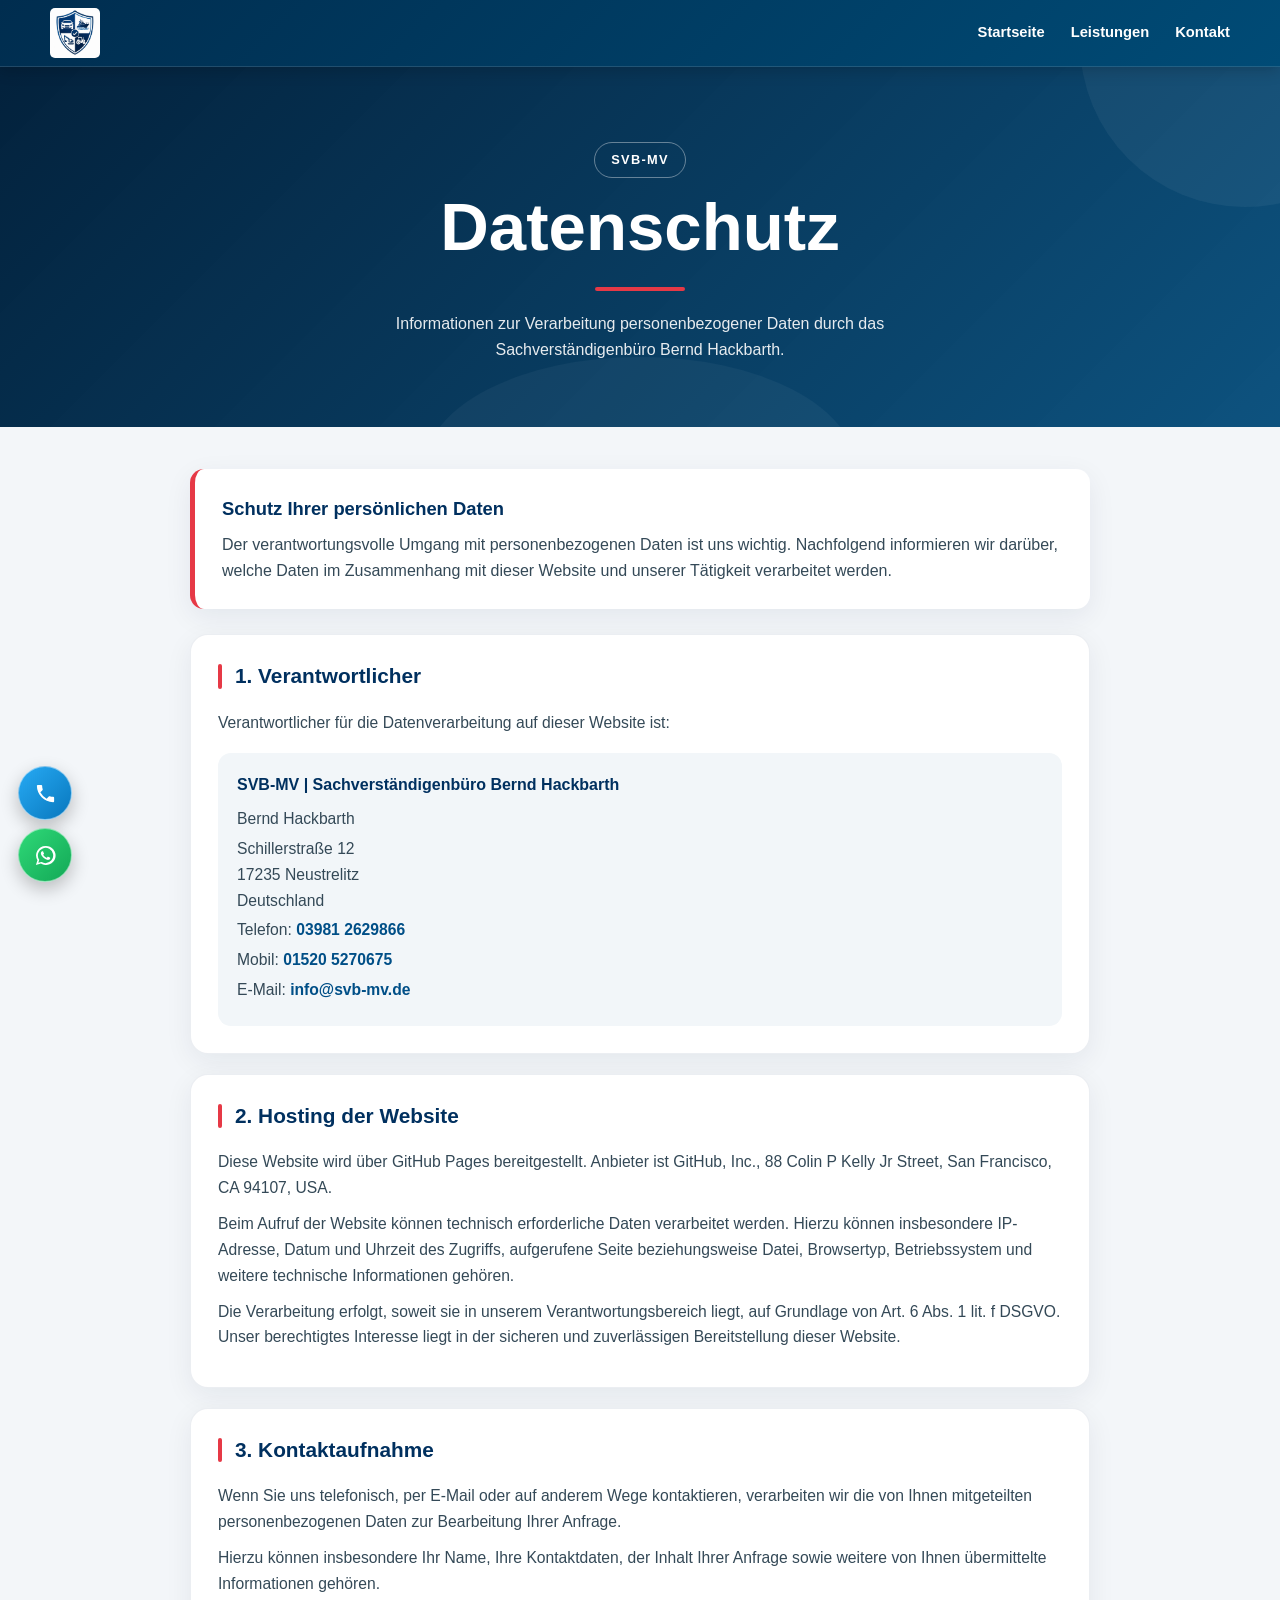
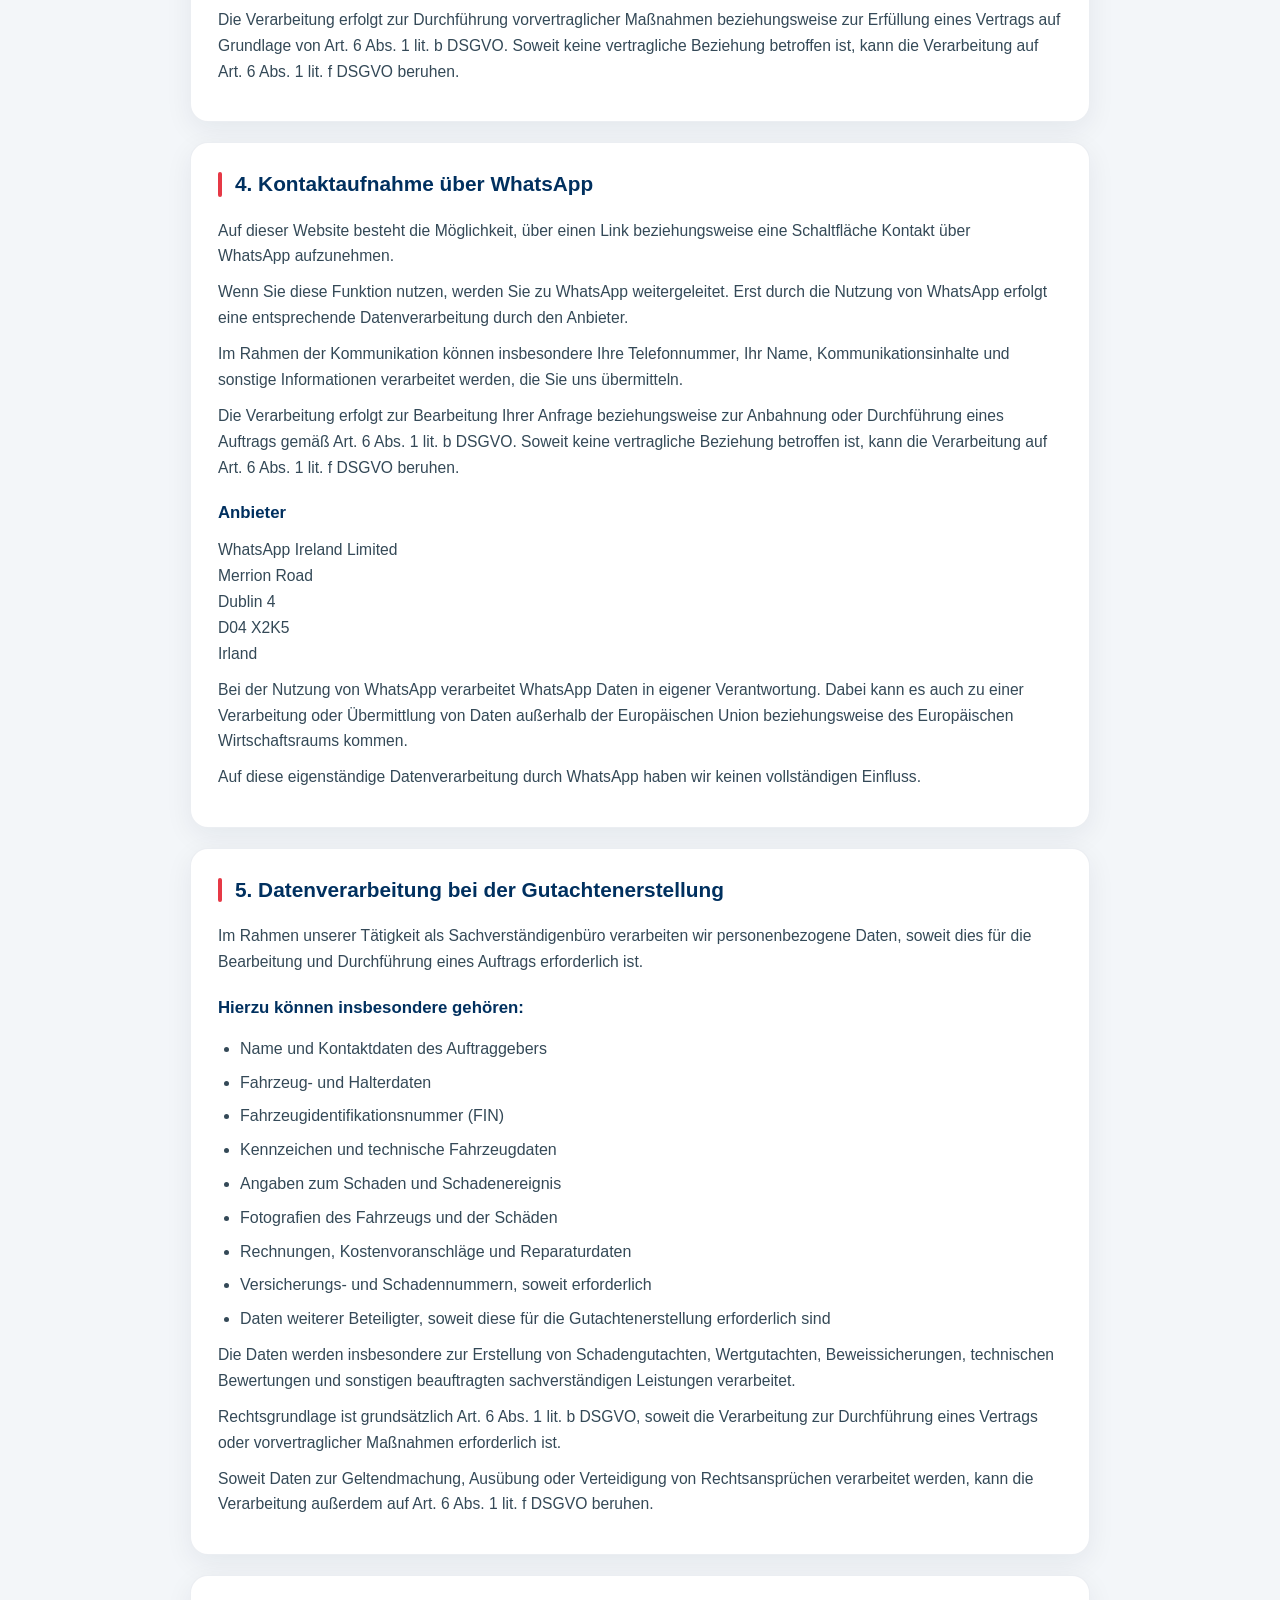
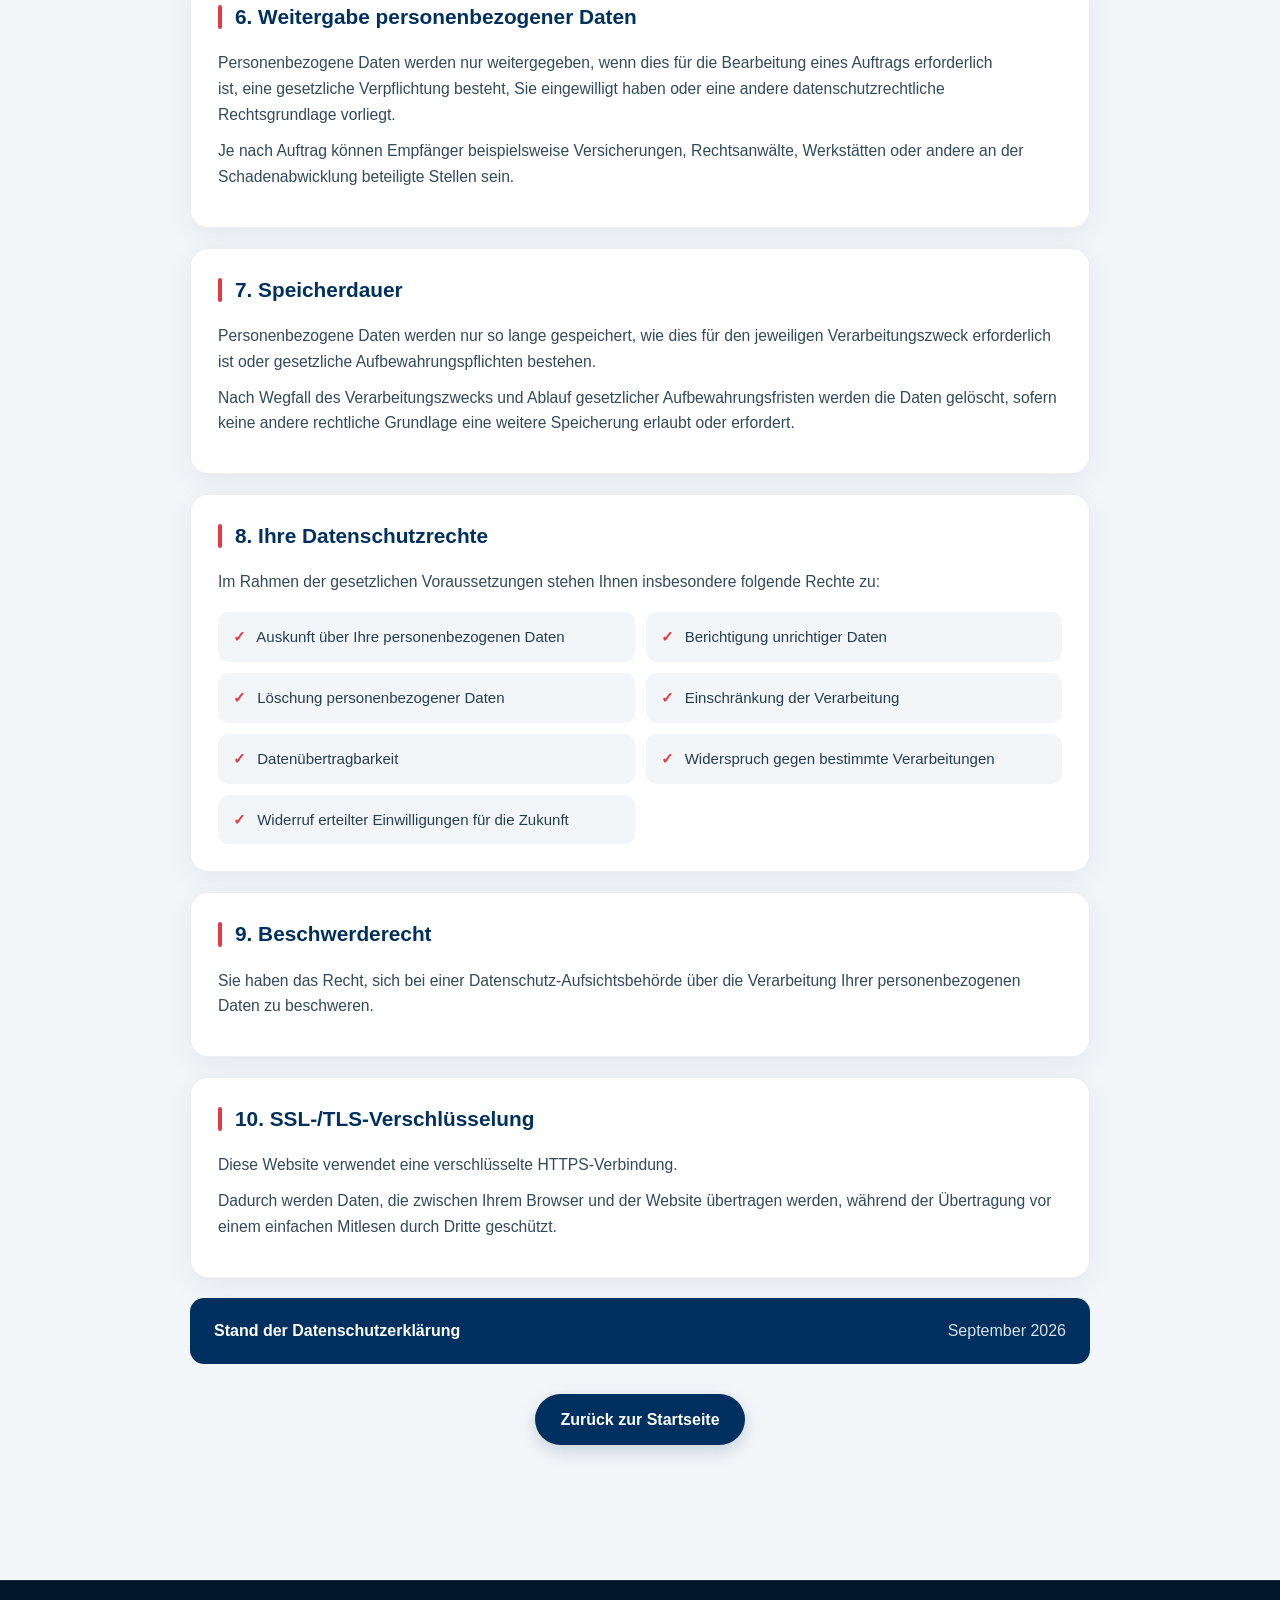
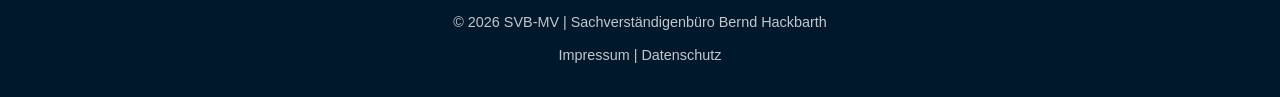
<file: datenschutz.html>
<!DOCTYPE html>
<html lang="de">
<head>
  <meta charset="UTF-8">

  <meta
    name="viewport"
    content="width=device-width, initial-scale=1.0"
  >

  <title>Datenschutz | SVB-MV Sachverständigenbüro Bernd Hackbarth</title>

  <meta
    name="description"
    content="Datenschutzerklärung des SVB-MV Sachverständigenbüros Bernd Hackbarth in Neustrelitz."
  >

  <!-- Eindeutige Hauptadresse dieser Seite -->
  <link
    rel="canonical"
    href="https://svb-mv.de/datenschutz.html"
  >

  <!-- Favicons -->
  <link rel="icon" href="/favicons/favicon.ico" sizes="any">
  <link rel="icon" type="image/png" sizes="32x32" href="/favicons/favicon-32x32.png">
  <link rel="icon" type="image/png" sizes="16x16" href="/favicons/favicon-16x16.png">
  <link rel="apple-touch-icon" sizes="180x180" href="/favicons/apple-touch-icon.png">
  <link rel="manifest" href="/favicons/site.webmanifest">
  <meta name="theme-color" content="#00305f">

  <link rel="stylesheet" href="style.css">

  <style>

    /* =====================================================
       DATENSCHUTZ – SVB-MV DESIGN.
       ===================================================== */

    .legal-hero {
      position: relative;
      overflow: hidden;
      padding: 75px 20px 65px;
      text-align: center;
      color: #ffffff;

      background:
        linear-gradient(
          135deg,
          rgba(0, 31, 58, 0.99),
          rgba(0, 73, 120, 0.95)
        );
    }

    .legal-hero::before {
      content: "";
      position: absolute;
      width: 330px;
      height: 330px;
      top: -190px;
      right: -130px;
      border-radius: 50%;
      background: rgba(255,255,255,0.05);
    }

    .legal-hero::after {
      content: "";
      position: absolute;
      width: 430px;
      height: 220px;
      bottom: -150px;
      left: 50%;
      transform: translateX(-50%);
      border-radius: 50%;
      background: rgba(255,255,255,0.04);
    }

    .legal-hero-inner {
      position: relative;
      z-index: 2;
      max-width: 850px;
      margin: 0 auto;
    }

    .legal-kicker {
      display: inline-block;
      margin-bottom: 13px;
      padding: 7px 16px;
      border: 1px solid rgba(255,255,255,0.38);
      border-radius: 999px;
      font-size: 0.8rem;
      font-weight: 700;
      letter-spacing: 0.1em;
      text-transform: uppercase;
    }

    .legal-hero h1 {
      margin: 0;
      color: #ffffff;
      font-size: clamp(2.2rem, 7vw, 4.2rem);
      line-height: 1.08;
    }

    .legal-red-line {
      width: 90px;
      height: 4px;
      margin: 23px auto 0;
      border-radius: 20px;
      background: #e63946;
    }

    .legal-hero p {
      max-width: 650px;
      margin: 20px auto 0;
      color: rgba(255,255,255,0.9);
      font-size: 1rem;
      line-height: 1.6;
    }


    /* =====================================================
       HAUPTBEREICH
       ===================================================== */

    .privacy-main {
      padding: 42px 18px 135px;
      background: #f3f6f9;
    }

    .privacy-container {
      max-width: 900px;
      margin: 0 auto;
    }


    /* =====================================================
       INFOBOX OBEN
       ===================================================== */

    .privacy-intro {
      margin-bottom: 25px;
      padding: 25px 27px;
      border-left: 5px solid #e63946;
      border-radius: 14px;
      background: #ffffff;
      box-shadow: 0 8px 28px rgba(0,35,65,0.07);
    }

    .privacy-intro strong {
      display: block;
      margin-bottom: 8px;
      color: #00305f;
      font-size: 1.15rem;
    }

    .privacy-intro p {
      margin: 0;
      color: #344957;
      line-height: 1.65;
    }


    /* =====================================================
       DATENSCHUTZ-KARTEN
       ===================================================== */

    .privacy-card {
      margin-bottom: 20px;
      padding: 27px;
      border: 1px solid rgba(0,48,95,0.08);
      border-radius: 18px;
      background: #ffffff;
      box-shadow: 0 8px 28px rgba(0,35,65,0.065);
    }

    .privacy-card h2 {
      position: relative;
      margin: 0 0 19px;
      padding-left: 17px;
      color: #00305f;
      font-size: 1.3rem;
      line-height: 1.35;
    }

    .privacy-card h2::before {
      content: "";
      position: absolute;
      top: 2px;
      bottom: 2px;
      left: 0;
      width: 4px;
      border-radius: 4px;
      background: #e63946;
    }

    .privacy-card h3 {
      margin: 20px 0 8px;
      color: #00305f;
      font-size: 1.05rem;
    }

    .privacy-card p {
      margin: 10px 0;
      color: #344957;
      font-size: 0.98rem;
      line-height: 1.65;
    }

    .privacy-card ul {
      margin: 15px 0 5px;
      padding-left: 22px;
      color: #344957;
    }

    .privacy-card li {
      margin-bottom: 9px;
      line-height: 1.55;
    }

    .privacy-card strong {
      color: #002b50;
    }

    .privacy-card a {
      color: #004f87;
      font-weight: 600;
      text-decoration: none;
    }

    .privacy-card a:hover,
    .privacy-card a:focus {
      text-decoration: underline;
    }


    /* =====================================================
       VERANTWORTLICHER / KONTAKT
       ===================================================== */

    .privacy-contact {
      margin-top: 18px;
      padding: 19px;
      border-radius: 13px;
      background: #f2f6f9;
    }

    .privacy-contact strong {
      display: block;
      margin-bottom: 8px;
      color: #00305f;
    }

    .privacy-contact p {
      margin: 4px 0;
    }


    /* =====================================================
       RECHTE ALS SCHÖNE BOXEN
       ===================================================== */

    .rights-grid {
      display: grid;
      grid-template-columns: repeat(2, minmax(0,1fr));
      gap: 11px;
      margin-top: 17px;
    }

    .right-item {
      padding: 14px 15px;
      border-radius: 11px;
      background: #f2f6f9;
      color: #263d4d;
      font-size: 0.94rem;
      line-height: 1.45;
    }

    .right-item::before {
      content: "✓";
      margin-right: 7px;
      color: #e63946;
      font-weight: 900;
    }


    /* =====================================================
       STAND
       ===================================================== */

    .privacy-status {
      display: flex;
      align-items: center;
      justify-content: space-between;
      gap: 15px;
      padding: 20px 24px;
      border-radius: 14px;
      background: #00305f;
      color: #ffffff;
    }

    .privacy-status strong {
      color: #ffffff;
    }

    .privacy-status span {
      color: rgba(255,255,255,0.85);
    }


    /* =====================================================
       ZURÜCK BUTTON
       ===================================================== */

    .back-home {
      margin-top: 30px;
      text-align: center;
    }

    .back-home a {
      display: inline-block;
      padding: 13px 25px;
      border-radius: 999px;
      background: #00305f;
      color: #ffffff;
      font-weight: 700;
      text-decoration: none;
      box-shadow: 0 6px 18px rgba(0,48,95,0.18);
    }

    .back-home a:hover,
    .back-home a:focus {
      background: #00477f;
    }


    /* =====================================================
       FOOTER
       ===================================================== */

    footer .legal-links {
      margin-top: 10px;
    }

    footer .legal-links a {
      color: inherit;
      text-decoration: none;
    }

    footer .legal-links a:hover,
    footer .legal-links a:focus {
      text-decoration: underline;
    }


    /* =====================================================
       SMARTPHONE
       ===================================================== */

    @media (max-width: 700px) {

      .legal-hero {
        padding: 52px 17px 48px;
      }

      .legal-hero h1 {
        font-size: 2.35rem;
      }

      .legal-hero p {
        font-size: 0.95rem;
      }

      .privacy-main {
        padding: 27px 13px 130px;
      }

      .privacy-intro {
        padding: 20px 19px;
      }

      .privacy-card {
        padding: 21px 18px;
        border-radius: 15px;
      }

      .privacy-card h2 {
        font-size: 1.16rem;
      }

      .privacy-card p {
        font-size: 0.95rem;
        line-height: 1.6;
      }

      .rights-grid {
        grid-template-columns: 1fr;
      }

      .privacy-status {
        display: block;
      }

      .privacy-status span {
        display: block;
        margin-top: 5px;
      }
    }

  </style>

</head>


<body>

  <header>

    <div class="logo">

      <a href="index.html" aria-label="Zur Startseite">

        <img
          src="images/logo.jpg"
          alt="SVB-MV Sachverständigenbüro Bernd Hackbarth"
        >

      </a>

    </div>


    <button
      class="menu-button"
      type="button"
      aria-label="Menü öffnen"
      aria-expanded="false"
    >

      <span></span>
      <span></span>
      <span></span>

    </button>


    <nav aria-label="Hauptnavigation">

      <a href="index.html#startseite">
        Startseite
      </a>

      <a href="index.html#leistungen">
        Leistungen
      </a>

      <a href="index.html#kontakt">
        Kontakt
      </a>

    </nav>

  </header>


  <main>

    <section class="legal-hero">

      <div class="legal-hero-inner">

        <span class="legal-kicker">
          SVB-MV
        </span>

        <h1>
          Datenschutz
        </h1>

        <div class="legal-red-line"></div>

        <p>
          Informationen zur Verarbeitung personenbezogener Daten
          durch das Sachverständigenbüro Bernd Hackbarth.
        </p>

      </div>

    </section>


    <section class="privacy-main">

      <div class="privacy-container">

        <div class="privacy-intro">

          <strong>
            Schutz Ihrer persönlichen Daten
          </strong>

          <p>
            Der verantwortungsvolle Umgang mit personenbezogenen
            Daten ist uns wichtig. Nachfolgend informieren wir
            darüber, welche Daten im Zusammenhang mit dieser
            Website und unserer Tätigkeit verarbeitet werden.
          </p>

        </div>


        <article class="privacy-card">

          <h2>
            1. Verantwortlicher
          </h2>

          <p>
            Verantwortlicher für die Datenverarbeitung auf dieser
            Website ist:
          </p>

          <div class="privacy-contact">

            <strong>
              SVB-MV | Sachverständigenbüro Bernd Hackbarth
            </strong>

            <p>
              Bernd Hackbarth
            </p>

            <p>
              Schillerstraße 12<br>
              17235 Neustrelitz<br>
              Deutschland
            </p>

            <p>
              Telefon:
              <a href="tel:+4939812629866">
                03981 2629866
              </a>
            </p>

            <p>
              Mobil:
              <a href="tel:+4915205270675">
                01520 5270675
              </a>
            </p>

            <p>
              E-Mail:
              <a href="mailto:info@svb-mv.de">
                info@svb-mv.de
              </a>
            </p>

          </div>

        </article>


        <article class="privacy-card">

          <h2>
            2. Hosting der Website
          </h2>

          <p>
            Diese Website wird über GitHub Pages bereitgestellt.
            Anbieter ist GitHub, Inc., 88 Colin P Kelly Jr Street,
            San Francisco, CA 94107, USA.
          </p>

          <p>
            Beim Aufruf der Website können technisch erforderliche
            Daten verarbeitet werden. Hierzu können insbesondere
            IP-Adresse, Datum und Uhrzeit des Zugriffs, aufgerufene
            Seite beziehungsweise Datei, Browsertyp, Betriebssystem
            und weitere technische Informationen gehören.
          </p>

          <p>
            Die Verarbeitung erfolgt, soweit sie in unserem
            Verantwortungsbereich liegt, auf Grundlage von
            Art. 6 Abs. 1 lit. f DSGVO. Unser berechtigtes
            Interesse liegt in der sicheren und zuverlässigen
            Bereitstellung dieser Website.
          </p>

        </article>


        <article class="privacy-card">

          <h2>
            3. Kontaktaufnahme
          </h2>

          <p>
            Wenn Sie uns telefonisch, per E-Mail oder auf anderem
            Wege kontaktieren, verarbeiten wir die von Ihnen
            mitgeteilten personenbezogenen Daten zur Bearbeitung
            Ihrer Anfrage.
          </p>

          <p>
            Hierzu können insbesondere Ihr Name, Ihre Kontaktdaten,
            der Inhalt Ihrer Anfrage sowie weitere von Ihnen
            übermittelte Informationen gehören.
          </p>

          <p>
            Die Verarbeitung erfolgt zur Durchführung
            vorvertraglicher Maßnahmen beziehungsweise zur
            Erfüllung eines Vertrags auf Grundlage von
            Art. 6 Abs. 1 lit. b DSGVO. Soweit keine vertragliche
            Beziehung betroffen ist, kann die Verarbeitung auf
            Art. 6 Abs. 1 lit. f DSGVO beruhen.
          </p>

        </article>


        <article class="privacy-card">

          <h2>
            4. Kontaktaufnahme über WhatsApp
          </h2>

          <p>
            Auf dieser Website besteht die Möglichkeit, über einen
            Link beziehungsweise eine Schaltfläche Kontakt über
            WhatsApp aufzunehmen.
          </p>

          <p>
            Wenn Sie diese Funktion nutzen, werden Sie zu WhatsApp
            weitergeleitet. Erst durch die Nutzung von WhatsApp
            erfolgt eine entsprechende Datenverarbeitung durch
            den Anbieter.
          </p>

          <p>
            Im Rahmen der Kommunikation können insbesondere Ihre
            Telefonnummer, Ihr Name, Kommunikationsinhalte und
            sonstige Informationen verarbeitet werden, die Sie
            uns übermitteln.
          </p>

          <p>
            Die Verarbeitung erfolgt zur Bearbeitung Ihrer Anfrage
            beziehungsweise zur Anbahnung oder Durchführung eines
            Auftrags gemäß Art. 6 Abs. 1 lit. b DSGVO.
            Soweit keine vertragliche Beziehung betroffen ist,
            kann die Verarbeitung auf Art. 6 Abs. 1 lit. f DSGVO
            beruhen.
          </p>

          <h3>
            Anbieter
          </h3>

          <p>
            WhatsApp Ireland Limited<br>
            Merrion Road<br>
            Dublin 4<br>
            D04 X2K5<br>
            Irland
          </p>

          <p>
            Bei der Nutzung von WhatsApp verarbeitet WhatsApp
            Daten in eigener Verantwortung. Dabei kann es auch
            zu einer Verarbeitung oder Übermittlung von Daten
            außerhalb der Europäischen Union beziehungsweise
            des Europäischen Wirtschaftsraums kommen.
          </p>

          <p>
            Auf diese eigenständige Datenverarbeitung durch
            WhatsApp haben wir keinen vollständigen Einfluss.
          </p>

        </article>


        <article class="privacy-card">

          <h2>
            5. Datenverarbeitung bei der Gutachtenerstellung
          </h2>

          <p>
            Im Rahmen unserer Tätigkeit als Sachverständigenbüro
            verarbeiten wir personenbezogene Daten, soweit dies
            für die Bearbeitung und Durchführung eines Auftrags
            erforderlich ist.
          </p>

          <h3>
            Hierzu können insbesondere gehören:
          </h3>

          <ul>
            <li>Name und Kontaktdaten des Auftraggebers</li>
            <li>Fahrzeug- und Halterdaten</li>
            <li>Fahrzeugidentifikationsnummer (FIN)</li>
            <li>Kennzeichen und technische Fahrzeugdaten</li>
            <li>Angaben zum Schaden und Schadenereignis</li>
            <li>Fotografien des Fahrzeugs und der Schäden</li>
            <li>Rechnungen, Kostenvoranschläge und Reparaturdaten</li>
            <li>
              Versicherungs- und Schadennummern,
              soweit erforderlich
            </li>
            <li>
              Daten weiterer Beteiligter,
              soweit diese für die Gutachtenerstellung
              erforderlich sind
            </li>
          </ul>

          <p>
            Die Daten werden insbesondere zur Erstellung von
            Schadengutachten, Wertgutachten, Beweissicherungen,
            technischen Bewertungen und sonstigen beauftragten
            sachverständigen Leistungen verarbeitet.
          </p>

          <p>
            Rechtsgrundlage ist grundsätzlich Art. 6 Abs. 1
            lit. b DSGVO, soweit die Verarbeitung zur
            Durchführung eines Vertrags oder vorvertraglicher
            Maßnahmen erforderlich ist.
          </p>

          <p>
            Soweit Daten zur Geltendmachung, Ausübung oder
            Verteidigung von Rechtsansprüchen verarbeitet werden,
            kann die Verarbeitung außerdem auf Art. 6 Abs. 1
            lit. f DSGVO beruhen.
          </p>

        </article>


        <article class="privacy-card">

          <h2>
            6. Weitergabe personenbezogener Daten
          </h2>

          <p>
            Personenbezogene Daten werden nur weitergegeben,
            wenn dies für die Bearbeitung eines Auftrags
            erforderlich ist, eine gesetzliche Verpflichtung
            besteht, Sie eingewilligt haben oder eine andere
            datenschutzrechtliche Rechtsgrundlage vorliegt.
          </p>

          <p>
            Je nach Auftrag können Empfänger beispielsweise
            Versicherungen, Rechtsanwälte, Werkstätten oder
            andere an der Schadenabwicklung beteiligte Stellen sein.
          </p>

        </article>


        <article class="privacy-card">

          <h2>
            7. Speicherdauer
          </h2>

          <p>
            Personenbezogene Daten werden nur so lange gespeichert,
            wie dies für den jeweiligen Verarbeitungszweck
            erforderlich ist oder gesetzliche
            Aufbewahrungspflichten bestehen.
          </p>

          <p>
            Nach Wegfall des Verarbeitungszwecks und Ablauf
            gesetzlicher Aufbewahrungsfristen werden die Daten
            gelöscht, sofern keine andere rechtliche Grundlage
            eine weitere Speicherung erlaubt oder erfordert.
          </p>

        </article>


        <article class="privacy-card">

          <h2>
            8. Ihre Datenschutzrechte
          </h2>

          <p>
            Im Rahmen der gesetzlichen Voraussetzungen stehen
            Ihnen insbesondere folgende Rechte zu:
          </p>

          <div class="rights-grid">

            <div class="right-item">
              Auskunft über Ihre personenbezogenen Daten
            </div>

            <div class="right-item">
              Berichtigung unrichtiger Daten
            </div>

            <div class="right-item">
              Löschung personenbezogener Daten
            </div>

            <div class="right-item">
              Einschränkung der Verarbeitung
            </div>

            <div class="right-item">
              Datenübertragbarkeit
            </div>

            <div class="right-item">
              Widerspruch gegen bestimmte Verarbeitungen
            </div>

            <div class="right-item">
              Widerruf erteilter Einwilligungen für die Zukunft
            </div>

          </div>

        </article>


        <article class="privacy-card">

          <h2>
            9. Beschwerderecht
          </h2>

          <p>
            Sie haben das Recht, sich bei einer
            Datenschutz-Aufsichtsbehörde über die Verarbeitung
            Ihrer personenbezogenen Daten zu beschweren.
          </p>

        </article>


        <article class="privacy-card">

          <h2>
            10. SSL-/TLS-Verschlüsselung
          </h2>

          <p>
            Diese Website verwendet eine verschlüsselte
            HTTPS-Verbindung.
          </p>

          <p>
            Dadurch werden Daten, die zwischen Ihrem Browser
            und der Website übertragen werden, während der
            Übertragung vor einem einfachen Mitlesen durch
            Dritte geschützt.
          </p>

        </article>


        <div class="privacy-status">

          <strong>
            Stand der Datenschutzerklärung
          </strong>

          <span>
            September 2026
          </span>

        </div>


        <div class="back-home">

          <a href="index.html">
            Zurück zur Startseite
          </a>

        </div>

      </div>

    </section>

  </main>


  <footer>

    <p>
      © <span id="current-year">2026</span>
      SVB-MV | Sachverständigenbüro Bernd Hackbarth
    </p>

    <p class="legal-links">

      <a href="impressum.html">
        Impressum
      </a>

      <span aria-hidden="true">
        |
      </span>

      <a href="datenschutz.html">
        Datenschutz
      </a>

    </p>

  </footer>


  <div
    class="contact-buttons"
    aria-label="Schnellkontakt"
  >

    <a
      class="quick-contact phone-contact"
      href="tel:+4939812629866"
      aria-label="Telefonisch unter 03981 2629866 anrufen"
    >

      <span
        class="contact-icon"
        aria-hidden="true"
      >

        <svg
          viewBox="0 0 24 24"
          xmlns="http://www.w3.org/2000/svg"
        >

          <path
            d="M6.62 10.79a15.46 15.46 0 0 0 6.59 6.59l2.2-2.2a1 1 0 0 1 1.02-.24c1.12.37 2.33.57 3.57.57a1 1 0 0 1 1 1V20a1 1 0 0 1-1 1C10.61 21 3 13.39 3 4a1 1 0 0 1 1-1h3.5a1 1 0 0 1 1 1c0 1.25.2 2.45.57 3.57a1 1 0 0 1-.25 1.02l-2.2 2.2Z"
          />

        </svg>

      </span>

      <span class="contact-label">

        <strong>
          Jetzt anrufen
        </strong>

        <small>
          03981 2629866
        </small>

      </span>

    </a>


    <a
      class="quick-contact whatsapp-contact"
      href="https://wa.me/4915205270675?text=Hallo%20Herr%20Hackbarth%2C%20ich%20interessiere%20mich%20f%C3%BCr%20ein%20Gutachten."
      target="_blank"
      rel="noopener noreferrer"
      aria-label="WhatsApp-Nachricht an 01520 5270675 senden"
    >

      <span
        class="contact-icon"
        aria-hidden="true"
      >

        <svg
          viewBox="0 0 24 24"
          xmlns="http://www.w3.org/2000/svg"
        >

          <path
            d="M12.04 2a9.84 9.84 0 0 0-8.45 14.88L2 22l5.25-1.54A9.99 9.99 0 1 0 12.04 2Zm0 17.98a8.06 8.06 0 0 1-4.1-1.12l-.29-.17-3.12.91.93-3.04-.19-.31a7.98 7.98 0 1 1 6.77 3.73Zm4.42-5.98c-.24-.12-1.43-.71-1.65-.79-.22-.08-.38-.12-.54.12-.16.24-.62.79-.76.95-.14.16-.28.18-.52.06-.24-.12-1.02-.38-1.94-1.2a7.25 7.25 0 0 1-1.34-1.67c-.14-.24-.01-.37.11-.49.11-.11.24-.28.36-.42.12-.14.16-.24.24-.4.08-.16.04-.3-.02-.42-.06-.12-.54-1.3-.74-1.78-.19-.47-.39-.4-.54-.41h-.46a.88.88 0 0 0-.64.3c-.22.24-.84.82-.84 2 0 1.18.86 2.32.98 2.48.12.16 1.69 2.58 4.09 3.62.57.25 1.02.39 1.37.5.58.18 1.1.16 1.51.1.46-.07 1.43-.58 1.63-1.15.2-.57.2-1.06.14-1.16-.06-.1-.22-.16-.46-.28Z"
          />

        </svg>

      </span>

      <span class="contact-label">

        <strong>
          WhatsApp
        </strong>

        <small>
          01520 5270675
        </small>

      </span>

    </a>

  </div>


  <script src="script.js"></script>

</body>
</html>
</file>
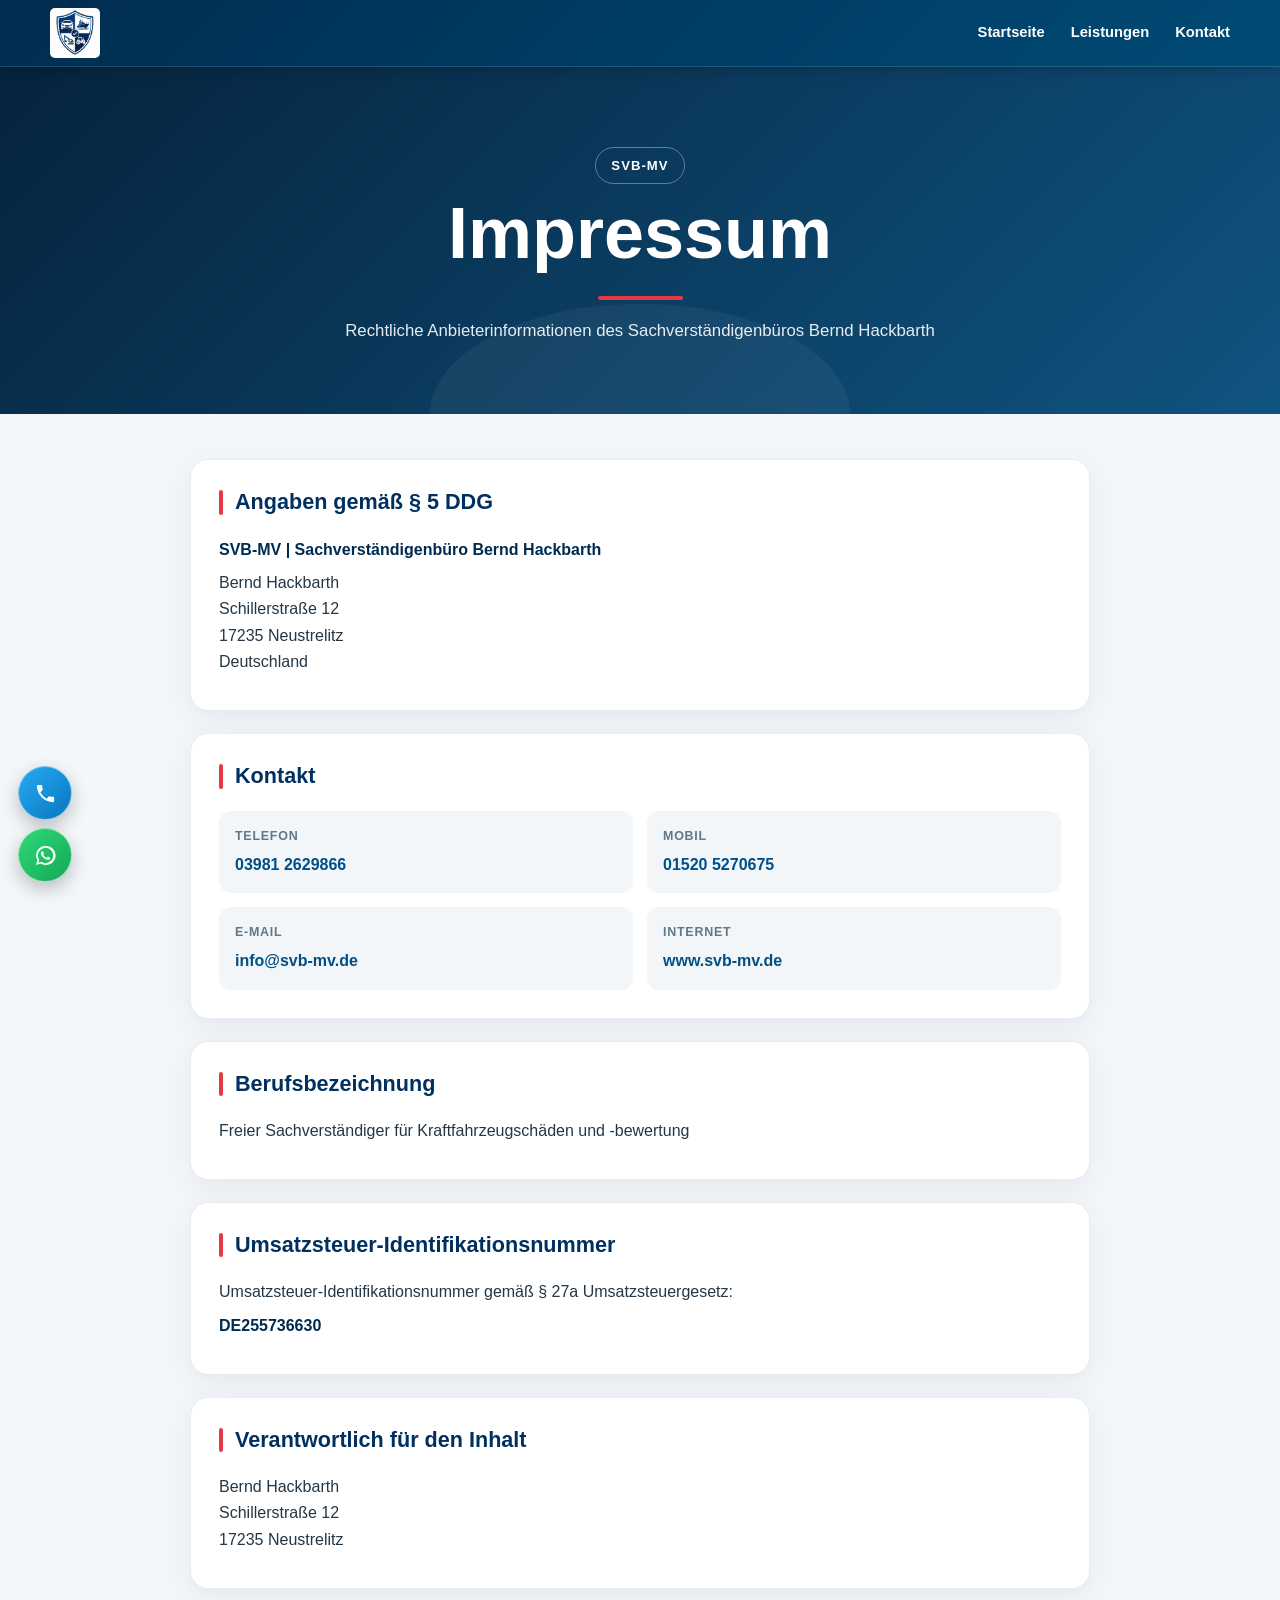
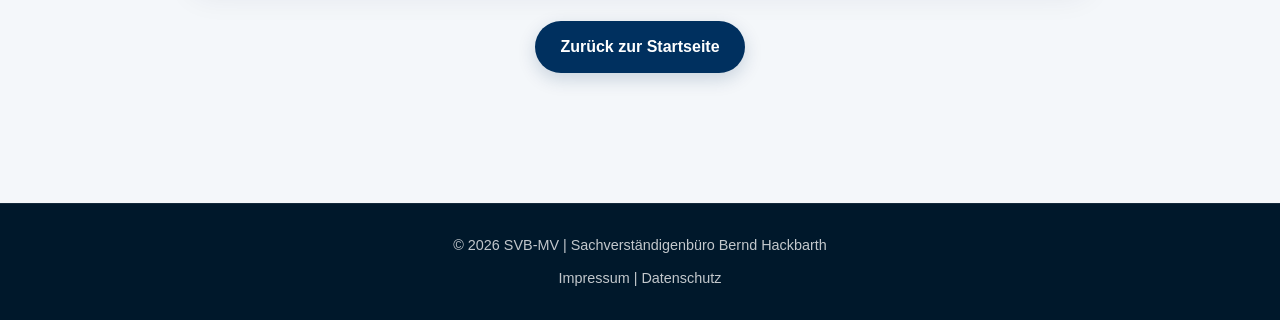
<file: impressum.html>
<!DOCTYPE html>
<html lang="de">
<head>
  <meta charset="UTF-8">

  <meta
    name="viewport"
    content="width=device-width, initial-scale=1.0"
  >

  <title>Impressum | SVB-MV Sachverständigenbüro Bernd Hackbarth</title>

  <meta
    name="description"
    content="Impressum des SVB-MV Sachverständigenbüros Bernd Hackbarth in Neustrelitz."
  >

  <!-- Eindeutige Hauptadresse dieser Seite -->
  <link
    rel="canonical"
    href="https://svb-mv.de/impressum.html"
  >

  <!-- Favicons -->
  <link rel="icon" href="/favicons/favicon.ico" sizes="any">
  <link rel="icon" type="image/png" sizes="32x32" href="/favicons/favicon-32x32.png">
  <link rel="icon" type="image/png" sizes="16x16" href="/favicons/favicon-16x16.png">
  <link rel="apple-touch-icon" sizes="180x180" href="/favicons/apple-touch-icon.png">
  <link rel="manifest" href="/favicons/site.webmanifest">
  <meta name="theme-color" content="#00305f">

  <link rel="stylesheet" href="style.css">

  <style>
    /* =====================================================
       IMPRESSUM – Ergänzungen zum bestehenden SVB-MV Design
       ===================================================== */

    .legal-hero {
      position: relative;
      overflow: hidden;
      padding: 80px 20px 70px;
      text-align: center;
      color: #ffffff;
      background:
        linear-gradient(
          135deg,
          rgba(0, 31, 58, 0.98),
          rgba(0, 73, 120, 0.94)
        );
    }

    .legal-hero::after {
      content: "";
      position: absolute;
      left: 50%;
      bottom: -110px;
      width: 420px;
      height: 220px;
      transform: translateX(-50%);
      border-radius: 50%;
      background: rgba(255, 255, 255, 0.05);
    }

    .legal-hero-inner {
      position: relative;
      z-index: 1;
      max-width: 900px;
      margin: 0 auto;
    }

    .legal-kicker {
      display: inline-block;
      margin-bottom: 12px;
      padding: 7px 15px;
      border: 1px solid rgba(255, 255, 255, 0.35);
      border-radius: 999px;
      font-size: 0.82rem;
      font-weight: 700;
      letter-spacing: 0.08em;
      text-transform: uppercase;
    }

    .legal-hero h1 {
      margin: 0;
      color: #ffffff;
      font-size: clamp(2.4rem, 8vw, 4.5rem);
      line-height: 1.05;
    }

    .legal-hero p {
      max-width: 620px;
      margin: 18px auto 0;
      color: rgba(255, 255, 255, 0.9);
      font-size: 1.05rem;
      line-height: 1.6;
    }

    .legal-red-line {
      width: 85px;
      height: 4px;
      margin: 24px auto 0;
      border-radius: 10px;
      background: #e63946;
    }

    .legal-main {
      padding: 45px 18px 130px;
      background: #f4f7fa;
    }

    .legal-container {
      max-width: 900px;
      margin: 0 auto;
    }

    .legal-card {
      margin-bottom: 22px;
      padding: 28px;
      border: 1px solid rgba(0, 48, 95, 0.09);
      border-radius: 18px;
      background: #ffffff;
      box-shadow:
        0 8px 30px rgba(0, 35, 65, 0.07);
    }

    .legal-card h2 {
      position: relative;
      margin: 0 0 20px;
      padding-left: 16px;
      color: #00305f;
      font-size: 1.35rem;
      line-height: 1.3;
    }

    .legal-card h2::before {
      content: "";
      position: absolute;
      top: 2px;
      bottom: 2px;
      left: 0;
      width: 4px;
      border-radius: 4px;
      background: #e63946;
    }

    .legal-card p {
      margin: 7px 0;
      color: #243746;
      font-size: 1rem;
      line-height: 1.65;
    }

    .legal-card strong {
      color: #002b50;
    }

    .legal-card a {
      color: #004f87;
      font-weight: 600;
      text-decoration: none;
    }

    .legal-card a:hover,
    .legal-card a:focus {
      text-decoration: underline;
    }

    .legal-contact-grid {
      display: grid;
      grid-template-columns: repeat(2, minmax(0, 1fr));
      gap: 14px;
      margin-top: 10px;
    }

    .legal-contact-item {
      display: block;
      padding: 16px;
      border-radius: 12px;
      background: #f2f6f9;
      color: #00305f;
    }

    .legal-contact-label {
      display: block;
      margin-bottom: 5px;
      color: #647787;
      font-size: 0.78rem;
      font-weight: 700;
      letter-spacing: 0.06em;
      text-transform: uppercase;
    }

    .back-home {
      margin-top: 32px;
      text-align: center;
    }

    .back-home a {
      display: inline-block;
      padding: 13px 25px;
      border-radius: 999px;
      background: #00305f;
      color: #ffffff;
      font-weight: 700;
      text-decoration: none;
      box-shadow: 0 6px 18px rgba(0, 48, 95, 0.18);
    }

    .back-home a:hover,
    .back-home a:focus {
      background: #00477f;
    }

    footer .legal-links {
      margin-top: 10px;
    }

    footer .legal-links a {
      color: inherit;
      text-decoration: none;
    }

    footer .legal-links a:hover,
    footer .legal-links a:focus {
      text-decoration: underline;
    }

    @media (max-width: 700px) {

      .legal-hero {
        padding: 55px 18px 50px;
      }

      .legal-hero p {
        font-size: 0.98rem;
      }

      .legal-main {
        padding: 28px 14px 130px;
      }

      .legal-card {
        padding: 22px 19px;
        border-radius: 15px;
      }

      .legal-card h2 {
        font-size: 1.2rem;
      }

      .legal-contact-grid {
        grid-template-columns: 1fr;
      }
    }
  </style>
</head>


<body>

  <header>

    <div class="logo">
      <a href="index.html" aria-label="Zur Startseite">

        <img
          src="images/logo.jpg"
          alt="SVB-MV Sachverständigenbüro Bernd Hackbarth"
        >

      </a>
    </div>


    <button
      class="menu-button"
      type="button"
      aria-label="Menü öffnen"
      aria-expanded="false"
    >
      <span></span>
      <span></span>
      <span></span>
    </button>


    <nav aria-label="Hauptnavigation">

      <a href="index.html#startseite">
        Startseite
      </a>

      <a href="index.html#leistungen">
        Leistungen
      </a>

      <a href="index.html#kontakt">
        Kontakt
      </a>

    </nav>

  </header>


  <main>

    <section class="legal-hero">

      <div class="legal-hero-inner">

        <span class="legal-kicker">
          SVB-MV
        </span>

        <h1>
          Impressum
        </h1>

        <div class="legal-red-line"></div>

        <p>
          Rechtliche Anbieterinformationen des
          Sachverständigenbüros Bernd Hackbarth
        </p>

      </div>

    </section>


    <section class="legal-main">

      <div class="legal-container">


        <article class="legal-card">

          <h2>Angaben gemäß § 5 DDG</h2>

          <p>
            <strong>
              SVB-MV | Sachverständigenbüro Bernd Hackbarth
            </strong>
          </p>

          <p>
            Bernd Hackbarth<br>
            Schillerstraße 12<br>
            17235 Neustrelitz<br>
            Deutschland
          </p>

        </article>


        <article class="legal-card">

          <h2>Kontakt</h2>

          <div class="legal-contact-grid">

            <a
              class="legal-contact-item"
              href="tel:+4939812629866"
            >
              <span class="legal-contact-label">
                Telefon
              </span>

              03981 2629866
            </a>


            <a
              class="legal-contact-item"
              href="tel:+4915205270675"
            >
              <span class="legal-contact-label">
                Mobil
              </span>

              01520 5270675
            </a>


            <a
              class="legal-contact-item"
              href="mailto:info@svb-mv.de"
            >
              <span class="legal-contact-label">
                E-Mail
              </span>

              info@svb-mv.de
            </a>


            <a
              class="legal-contact-item"
              href="https://www.svb-mv.de"
              target="_blank"
              rel="noopener noreferrer"
            >
              <span class="legal-contact-label">
                Internet
              </span>

              www.svb-mv.de
            </a>

          </div>

        </article>


        <article class="legal-card">

          <h2>Berufsbezeichnung</h2>

          <p>
            Freier Sachverständiger für
            Kraftfahrzeugschäden und -bewertung
          </p>

        </article>


        <article class="legal-card">

          <h2>Umsatzsteuer-Identifikationsnummer</h2>

          <p>
            Umsatzsteuer-Identifikationsnummer
            gemäß § 27a Umsatzsteuergesetz:
          </p>

          <p>
            <strong>DE255736630</strong>
          </p>

        </article>


        <article class="legal-card">

          <h2>Verantwortlich für den Inhalt</h2>

          <p>
            Bernd Hackbarth<br>
            Schillerstraße 12<br>
            17235 Neustrelitz
          </p>

        </article>


        <div class="back-home">

          <a href="index.html">
            Zurück zur Startseite
          </a>

        </div>

      </div>

    </section>

  </main>


  <footer>

    <p>
      © <span id="current-year">2026</span>
      SVB-MV | Sachverständigenbüro Bernd Hackbarth
    </p>

    <p class="legal-links">

      <a href="impressum.html">
        Impressum
      </a>

      <span aria-hidden="true"> | </span>

      <a href="datenschutz.html">
        Datenschutz
      </a>

    </p>

  </footer>


  <div
    class="contact-buttons"
    aria-label="Schnellkontakt"
  >

    <a
      class="quick-contact phone-contact"
      href="tel:+4939812629866"
      aria-label="Telefonisch unter 03981 2629866 anrufen"
    >

      <span
        class="contact-icon"
        aria-hidden="true"
      >

        <svg
          viewBox="0 0 24 24"
          xmlns="http://www.w3.org/2000/svg"
        >

          <path
            d="M6.62 10.79a15.46 15.46 0 0 0 6.59 6.59l2.2-2.2a1 1 0 0 1 1.02-.24c1.12.37 2.33.57 3.57.57a1 1 0 0 1 1 1V20a1 1 0 0 1-1 1C10.61 21 3 13.39 3 4a1 1 0 0 1 1-1h3.5a1 1 0 0 1 1 1c0 1.25.2 2.45.57 3.57a1 1 0 0 1-.25 1.02l-2.2 2.2Z"
          />

        </svg>

      </span>

      <span class="contact-label">

        <strong>
          Jetzt anrufen
        </strong>

        <small>
          03981 2629866
        </small>

      </span>

    </a>


    <a
      class="quick-contact whatsapp-contact"
      href="https://wa.me/4915205270675?text=Hallo%20Herr%20Hackbarth%2C%20ich%20interessiere%20mich%20f%C3%BCr%20ein%20Gutachten."
      target="_blank"
      rel="noopener noreferrer"
      aria-label="WhatsApp-Nachricht an 01520 5270675 senden"
    >

      <span
        class="contact-icon"
        aria-hidden="true"
      >

        <svg
          viewBox="0 0 24 24"
          xmlns="http://www.w3.org/2000/svg"
        >

          <path
            d="M12.04 2a9.84 9.84 0 0 0-8.45 14.88L2 22l5.25-1.54A9.99 9.99 0 1 0 12.04 2Zm0 17.98a8.06 8.06 0 0 1-4.1-1.12l-.29-.17-3.12.91.93-3.04-.19-.31a7.98 7.98 0 1 1 6.77 3.73Zm4.42-5.98c-.24-.12-1.43-.71-1.65-.79-.22-.08-.38-.12-.54.12-.16.24-.62.79-.76.95-.14.16-.28.18-.52.06-.24-.12-1.02-.38-1.94-1.2a7.25 7.25 0 0 1-1.34-1.67c-.14-.24-.01-.37.11-.49.11-.11.24-.28.36-.42.12-.14.16-.24.24-.4.08-.16.04-.3-.02-.42-.06-.12-.54-1.3-.74-1.78-.19-.47-.39-.4-.54-.41h-.46a.88.88 0 0 0-.64.3c-.22.24-.84.82-.84 2 0 1.18.86 2.32.98 2.48.12.16 1.69 2.58 4.09 3.62.57.25 1.02.39 1.37.5.58.18 1.1.16 1.51.1.46-.07 1.43-.58 1.63-1.15.2-.57.2-1.06.14-1.16-.06-.1-.22-.16-.46-.28Z"
          />

        </svg>

      </span>

      <span class="contact-label">

        <strong>
          WhatsApp
        </strong>

        <small>
          01520 5270675
        </small>

      </span>

    </a>

  </div>


  <script src="script.js"></script>

</body>
</html>
</file>
<file: style.css>
/* =========================================================
   SVB-MV – SACHVERSTÄNDIGENBÜRO BERND HACKBARTH
   KOMPLETTE STYLE.CSS
========================================================= */

:root {
  --navy-950: #001c33;
  --navy-900: #002846;
  --navy-800: #003b68;
  --navy-700: #075485;

  --blue-600: #007fd3;
  --blue-500: #0b98e8;
  --cyan-400: #20b8f3;

  --white: #ffffff;
  --gray-50: #f7f9fb;
  --gray-100: #eef3f6;
  --gray-200: #dce6ec;
  --gray-500: #66798a;

  --text: #12314b;
  --text-dark: #082640;
  --green: #1fa85b;

  --border: rgba(0, 59, 104, 0.14);

  --shadow-small:
    0 7px 20px rgba(0, 38, 68, 0.12);

  --shadow-medium:
    0 16px 38px rgba(0, 38, 68, 0.18);

  --radius-small: 10px;
  --radius-medium: 18px;

  --content-width: 1180px;
  --header-height: 58px;
}


/* =========================================================
   RESET
========================================================= */

* {
  box-sizing: border-box;
  margin: 0;
  padding: 0;
}

html {
  scroll-behavior: smooth;
  scroll-padding-top: var(--header-height);
}

body {
  min-width: 320px;
  overflow-x: hidden;

  background: var(--gray-50);
  color: var(--text);

  font-family: Arial, Helvetica, sans-serif;
  font-size: 16px;
  line-height: 1.6;

  animation: page-fade-in 0.35s ease both;
}

body,
button,
input,
textarea,
select {
  font-family: Arial, Helvetica, sans-serif;
}

img {
  display: block;
  width: 100%;
  max-width: 100%;
}

a {
  color: inherit;
  text-decoration: none;
}

button {
  font: inherit;
}

address {
  font-style: normal;
}

main {
  display: block;
}

section {
  position: relative;
}

p {
  text-wrap: pretty;
}

h1,
h2,
h3,
h4 {
  text-wrap: balance;
}

::selection {
  background: var(--cyan-400);
  color: var(--white);
}

a:focus-visible,
button:focus-visible,
summary:focus-visible {
  outline: 3px solid var(--cyan-400);
  outline-offset: 4px;
}


/* =========================================================
   HEADER
========================================================= */

header {
  position: sticky;
  top: 0;
  z-index: 1000;

  min-height: var(--header-height);
  padding: 7px 18px;

  display: flex;
  align-items: center;
  justify-content: space-between;
  gap: 18px;

  background:
    linear-gradient(
      135deg,
      #002d4f,
      #004b76
    );

  border-bottom: 1px solid rgba(255, 255, 255, 0.13);

  box-shadow:
    0 4px 14px rgba(0, 0, 0, 0.18);
}


/* =========================================================
   LOGO + FIRMENNAME
========================================================= */

.logo {
  position: relative;
  z-index: 1002;

  min-width: 0;

  display: flex;
  align-items: center;
  gap: 12px;

  flex-shrink: 1;
}

.logo > a:first-child {
  display: inline-flex;
  align-items: center;
  flex-shrink: 0;
}

.logo img {
  width: 46px;
  height: 46px;

  object-fit: contain;
  object-position: center;

  border-radius: 5px;
}

.header-business-name {
  min-width: 0;

  display: flex;
  flex-direction: column;
  align-items: flex-start;
  justify-content: center;

  color: var(--white);

  line-height: 1.08;

  white-space: nowrap;
}

.header-business-name span {
  display: block;

  color: rgba(255, 255, 255, 0.9);

  font-size: 0.76rem;
  line-height: 1.1;
  font-weight: 500;

  letter-spacing: 0.01em;
}

.header-business-name strong {
  display: block;

  margin-top: 3px;

  color: var(--white);

  font-size: 0.93rem;
  line-height: 1.08;
  font-weight: 800;

  letter-spacing: 0.005em;
}


/* =========================================================
   HAMBURGER
========================================================= */

.menu-button {
  position: relative;
  z-index: 1002;

  width: 45px;
  height: 42px;
  padding: 9px;

  flex: 0 0 45px;

  display: flex;
  flex-direction: column;
  justify-content: space-between;

  border: 1px solid rgba(255, 255, 255, 0.25);
  border-radius: 9px;

  background: rgba(255, 255, 255, 0.07);

  cursor: pointer;

  transition:
    background 0.2s ease,
    transform 0.2s ease;
}

.menu-button:hover {
  background: rgba(255, 255, 255, 0.14);
}

.menu-button:active {
  transform: scale(0.96);
}

.menu-button span {
  display: block;

  width: 100%;
  height: 3px;

  border-radius: 999px;
  background: var(--white);

  transition:
    transform 0.28s ease,
    opacity 0.22s ease;
}

.menu-button.menu-open span:nth-child(1) {
  transform: translateY(10px) rotate(45deg);
}

.menu-button.menu-open span:nth-child(2) {
  opacity: 0;
}

.menu-button.menu-open span:nth-child(3) {
  transform: translateY(-10px) rotate(-45deg);
}


/* =========================================================
   MOBILE NAVIGATION
========================================================= */

header nav {
  position: absolute;
  top: 100%;
  left: 0;

  width: 100%;
  max-height: 0;
  padding: 0 18px;

  display: flex;
  flex-direction: column;

  overflow: hidden;
  opacity: 0;
  visibility: hidden;

  background: #002b4d;

  border-bottom: 1px solid rgba(255, 255, 255, 0.12);

  box-shadow: var(--shadow-medium);

  transition:
    max-height 0.35s ease,
    padding 0.35s ease,
    opacity 0.25s ease,
    visibility 0.25s ease;
}

header nav.nav-open {
  max-height: 360px;
  padding: 14px 18px 22px;

  opacity: 1;
  visibility: visible;
}

header nav a {
  width: 100%;
  padding: 14px 7px;

  color: var(--white);
  font-weight: 700;

  border-bottom: 1px solid rgba(255, 255, 255, 0.13);
}

header nav a:last-child {
  border-bottom: 0;
}


/* =========================================================
   HERO
========================================================= */

.hero {
  position: relative;

  width: 100%;
  min-height: 0;

  overflow: hidden;

  background: var(--navy-950);
}

.hero > img {
  position: relative;

  width: 100%;
  height: auto;

  display: block;

  object-fit: contain;

  filter: none;
  transform: none;

  opacity: 1;
}

.hero::before,
.hero::after {
  display: none;
}


/* =========================================================
   HERO-TEXT
========================================================= */

.hero-text {
  position: absolute;
  z-index: 2;
  inset: 0;

  width: 100%;
  height: 100%;

  margin: 0;

  padding:
    3.5%
    4%
    3%;

  color: var(--white);

  pointer-events: none;
}

.hero-text h1 {
  width: 100%;
  max-width: none;

  margin: 0;

  color: var(--white);

  font-size:
    clamp(
      1.7rem,
      6.2vw,
      4.7rem
    );

  line-height: 1;
  letter-spacing: -0.04em;
  font-weight: 800;

  text-wrap: balance;

  text-shadow:
    0 2px 3px rgba(0, 0, 0, 0.9),
    0 4px 8px rgba(0, 0, 0, 0.65);

  animation:
    hero-heading-in 0.6s ease 0.08s both;
}

.hero-text p {
  display: none;
}


/* =========================================================
   ALLGEMEINER BUTTON
========================================================= */

.button {
  position: relative;

  min-height: 0;

  padding:
    clamp(9px, 1.3vw, 14px)
    clamp(18px, 2.6vw, 28px);

  display: inline-flex;
  align-items: center;
  justify-content: center;

  border: 0;

  border-radius:
    clamp(9px, 1.4vw, 14px);

  background:
    linear-gradient(
      135deg,
      #20b8f3,
      #007fd3
    );

  color: var(--white);

  font-size:
    clamp(
      0.82rem,
      1.4vw,
      1.05rem
    );

  line-height: 1.2;
  font-weight: 800;
  text-align: center;

  box-shadow:
    0 5px 15px rgba(0, 70, 120, 0.3);

  transition:
    transform 0.2s ease,
    box-shadow 0.2s ease,
    filter 0.2s ease;
}

.button:hover {
  transform: translateY(-2px);
  filter: brightness(1.05);

  box-shadow:
    0 9px 22px rgba(0, 70, 120, 0.35);
}

.button:active {
  transform: translateY(0);
}

.hero > img.hero-image-fade {
  opacity: 1;
  transform: none;
}


/* =========================================================
   KONTAKTLEISTE DIREKT UNTER DEM HERO
========================================================= */

.hero-contact-bar {
  position: relative;
  z-index: 10;

  width: 100%;

  padding: 9px 12px;

  color: var(--white);

  background:
    linear-gradient(
      100deg,
      #004889 0%,
      #0074c9 48%,
      #004889 100%
    );

  border-top:
    1px solid rgba(255, 255, 255, 0.24);

  border-bottom:
    1px solid rgba(0, 28, 51, 0.24);

  box-shadow:
    0 6px 16px rgba(0, 38, 68, 0.2);
}

.hero-contact-inner {
  width: min(100%, var(--content-width));

  margin: 0 auto;

  display: grid;

  grid-template-columns:
    repeat(5, minmax(0, 1fr));

  align-items: stretch;
}

.hero-contact-item,
.hero-contact-qr {
  min-width: 0;
  min-height: 68px;

  padding: 6px 8px;

  display: flex;
  align-items: center;
  justify-content: center;

  gap: 8px;

  color: var(--white);

  border-right:
    1px solid rgba(255, 255, 255, 0.24);
}

.hero-contact-item:nth-child(4) {
  border-right:
    1px solid rgba(255, 255, 255, 0.24);
}

.hero-contact-qr {
  grid-column: auto;
  border-right: 0;
}

a.hero-contact-item {
  transition:
    background 0.2s ease,
    transform 0.2s ease;
}

a.hero-contact-item:hover {
  background:
    rgba(255, 255, 255, 0.1);
}


/* =========================================================
   KONTAKTLEISTE – SYMBOLE
========================================================= */

.hero-contact-icon {
  width: 42px;
  height: 42px;

  flex: 0 0 42px;

  display: grid;
  place-items: center;

  color: #ffffff;

  border:
    2px solid rgba(255, 255, 255, 0.75);

  border-radius: 50%;

  background:
    rgba(0, 32, 63, 0.26);

  box-shadow:
    0 3px 9px rgba(0, 28, 55, 0.16),
    inset 0 0 0 1px rgba(255, 255, 255, 0.08);
}

.hero-contact-icon svg {
  width: 22px;
  height: 22px;

  display: block;

  fill: currentColor;
}

.hero-contact-text {
  min-width: 0;

  display: flex;
  flex-direction: column;

  line-height: 1.12;
}

.hero-contact-text strong {
  display: block;

  margin-bottom: 2px;

  color: #ffffff;

  font-size: 0.78rem;
  line-height: 1.08;
  font-weight: 800;
}

.hero-contact-text small {
  display: block;

  color: rgba(255, 255, 255, 0.96);

  font-size: 0.67rem;
  line-height: 1.18;
  font-weight: 600;

  overflow-wrap: anywhere;
}


/* =========================================================
   QR-BEREICH
========================================================= */

.hero-contact-qr {
  gap: 8px;
}

.hero-contact-qr-placeholder {
  width: 50px;
  height: 50px;

  flex: 0 0 50px;

  display: grid;
  place-items: center;

  background: #ffffff;

  color: var(--navy-900);

  border-radius: 6px;

  border:
    2px solid rgba(255, 255, 255, 0.98);

  box-shadow:
    0 4px 12px rgba(0, 30, 60, 0.24);
}

.hero-contact-qr-placeholder span {
  font-size: 0.72rem;
  line-height: 1;
  font-weight: 900;
  letter-spacing: 0.04em;
}

.hero-contact-qr-text {
  min-width: 0;

  display: flex;
  flex-direction: column;

  line-height: 1.12;
}

.hero-contact-qr-text strong {
  color: #ffffff;

  font-size: 0.76rem;
  line-height: 1.08;
  font-weight: 800;
}

.hero-contact-qr-text small {
  margin-top: 2px;

  color: rgba(255, 255, 255, 0.94);

  font-size: 0.65rem;
  line-height: 1.15;
  font-weight: 600;
}


/* =========================================================
   SACHVERSTÄNDIGER
========================================================= */

.expert-intro {
  padding: 26px 18px 34px;

  background: var(--gray-50);
}

.expert-card {
  position: relative;

  width: min(100%, 760px);

  margin: 0 auto;
  padding: 0;

  display: flex;
  flex-direction: column;
  align-items: stretch;

  gap: 0;

  overflow: hidden;

  background: var(--white);

  border: 1px solid var(--border);
  border-radius: var(--radius-medium);

  box-shadow: var(--shadow-small);

  transition:
    transform 0.25s ease,
    box-shadow 0.25s ease,
    border-color 0.25s ease;
}

.expert-card:hover {
  transform: translateY(-7px);

  border-color:
    rgba(0, 126, 211, 0.25);

  box-shadow: var(--shadow-medium);
}

.expert-card::after {
  content: "";

  position: absolute;

  left: 0;
  right: 0;
  bottom: 0;

  z-index: 2;

  height: 5px;

  background:
    linear-gradient(
      90deg,
      var(--cyan-400),
      var(--blue-600)
    );

  transform: scaleX(0);
  transform-origin: left;

  transition:
    transform 0.3s ease;

  pointer-events: none;
}

.expert-card:hover::after {
  transform: scaleX(1);
}

.expert-photo {
  width: 100%;
  height: 260px;

  flex: none;

  overflow: hidden;

  background: var(--gray-100);
}

.expert-photo img {
  width: 100%;
  height: 100%;

  display: block;

  object-fit: cover;
  object-position: center;

  transition:
    transform 0.55s ease,
    filter 0.35s ease;
}

.expert-card:hover .expert-photo img {
  transform: scale(1.045);

  filter:
    saturate(1.06)
    contrast(1.03);
}

.expert-text {
  width: 100%;
  min-width: 0;

  padding: 0;

  display: flex;
  flex-direction: column;
}

.expert-text h2 {
  margin: 0;

  padding:
    23px 21px 3px;

  color: var(--text-dark);

  font-size: 1.3rem;
  line-height: 1.25;
  font-weight: 800;
}

.expert-text h3 {
  margin: 0;

  padding:
    0 21px 23px;

  color: var(--text-dark);

  font-size: 1.3rem;
  line-height: 1.25;
  font-weight: 800;
}

.expert-text > p {
  padding:
    0 21px 23px;

  color: var(--gray-500);

  font-size: 1rem;
  line-height: 1.6;
}

.expert-details {
  width: 100%;

  margin-top: 0;

  border-top:
    1px solid var(--gray-200);
}

.expert-details summary {
  position: relative;

  width: 100%;

  padding:
    15px 48px 17px 21px;

  display: block;

  color: var(--blue-600);

  font-size: 0.95rem;
  line-height: 1.3;
  font-weight: 800;

  cursor: pointer;

  list-style: none;

  user-select: none;

  transition:
    color 0.2s ease,
    background 0.2s ease;
}

.expert-details summary::-webkit-details-marker {
  display: none;
}

.expert-details summary::after {
  content: "↓";

  position: absolute;

  top: 50%;
  right: 21px;

  transform: translateY(-50%);

  color: var(--blue-600);

  font-size: 1.15rem;
  line-height: 1;
}

.expert-details summary:hover {
  color: var(--navy-800);
  background: var(--gray-50);
}

.expert-details[open] summary {
  color: var(--navy-800);
  background: var(--gray-50);
}

.expert-details[open] summary::after {
  content: "↑";
}

.expert-less-text {
  display: none;
}

.expert-details[open] .expert-more-text {
  display: none;
}

.expert-details[open] .expert-less-text {
  display: inline;
}

.expert-more {
  margin: 0;

  padding:
    14px 21px 20px;

  border: 0;
  border-top:
    1px solid rgba(0, 59, 104, 0.08);

  background:
    linear-gradient(
      180deg,
      rgba(247, 249, 251, 0.65),
      rgba(255, 255, 255, 0)
    );
}

.expert-more h4 {
  margin:
    0 0 10px;

  color: var(--text-dark);

  font-size: 1.05rem;
  line-height: 1.35;
  font-weight: 800;
}

.expert-more p {
  margin:
    0 0 12px;

  color: var(--gray-500);

  font-size: 0.95rem;
  line-height: 1.6;
}

.expert-more p:last-child {
  margin-bottom: 0;
}

.expert-more strong {
  color: var(--text-dark);
}


/* =========================================================
   EINSATZGEBIET
========================================================= */

.service-area-section {
  padding: 4px 18px 30px;

  background: var(--gray-50);
}

.service-area-image-button {
  width: min(100%, 760px);

  margin: 0 auto;

  padding: 0;

  display: block;

  overflow: hidden;

  border: 1px solid var(--border);
  border-radius: var(--radius-medium);

  background: var(--white);

  box-shadow: var(--shadow-small);

  cursor: zoom-in;

  transition:
    transform 0.22s ease,
    box-shadow 0.22s ease,
    border-color 0.22s ease;
}

.service-area-image-button img {
  width: 100%;
  height: auto;

  display: block;
}

.service-area-image-button:hover {
  transform: translateY(-3px);

  border-color:
    rgba(0, 126, 211, 0.28);

  box-shadow: var(--shadow-medium);
}

.service-area-image-button:active {
  transform: translateY(0);
}

.image-lightbox {
  position: fixed;

  inset: 0;

  z-index: 5000;

  padding: 70px 20px 24px;

  display: flex;
  align-items: center;
  justify-content: center;

  background:
    rgba(0, 18, 33, 0.94);

  opacity: 0;
  visibility: hidden;
  pointer-events: none;

  transition:
    opacity 0.25s ease,
    visibility 0.25s ease;
}

.image-lightbox.is-open {
  opacity: 1;
  visibility: visible;
  pointer-events: auto;
}

.image-lightbox img {
  width: auto;
  height: auto;

  max-width: min(96vw, 1500px);
  max-height: calc(100vh - 100px);

  object-fit: contain;

  border-radius: 10px;

  background: var(--white);

  box-shadow:
    0 22px 60px rgba(0, 0, 0, 0.48);

  transform: scale(0.97);

  transition:
    transform 0.25s ease;
}

.image-lightbox.is-open img {
  transform: scale(1);
}

.image-lightbox-close {
  position: fixed;

  top: 16px;
  right: 18px;

  z-index: 5001;

  width: 46px;
  height: 46px;

  display: flex;
  align-items: center;
  justify-content: center;

  border:
    1px solid rgba(255, 255, 255, 0.42);

  border-radius: 50%;

  background:
    rgba(0, 40, 70, 0.9);

  color: var(--white);

  font-size: 2rem;
  line-height: 1;

  cursor: pointer;

  box-shadow:
    0 6px 18px rgba(0, 0, 0, 0.3);
}

body.lightbox-open {
  overflow: hidden;
}


/* =========================================================
   KOSTEN & HONORAR
========================================================= */

.cost-section {
  padding: 26px 18px 28px;

  background: var(--gray-50);
}

.cost-card {
  position: relative;

  width: min(100%, 900px);

  margin: 0 auto;
  padding: 30px 32px;

  overflow: hidden;

  text-align: center;

  border:
    1px solid rgba(0, 127, 211, 0.22);

  border-radius: var(--radius-medium);

  background:
    linear-gradient(
      135deg,
      #ffffff 0%,
      #f4faff 100%
    );

  box-shadow: var(--shadow-small);
}

.cost-card::before {
  content: "";

  position: absolute;

  top: 0;
  left: 0;
  right: 0;

  height: 5px;

  background:
    linear-gradient(
      90deg,
      var(--cyan-400),
      var(--blue-600)
    );
}

.cost-card h2 {
  margin: 0 0 16px;

  color: var(--navy-950);

  font-size:
    clamp(
      1.65rem,
      4vw,
      2.3rem
    );

  line-height: 1.15;
  font-weight: 800;
}

.cost-card .cost-question {
  margin: 0 auto 12px;

  color: var(--blue-600);

  font-size:
    clamp(
      1.08rem,
      2.3vw,
      1.3rem
    );

  line-height: 1.35;
  font-weight: 800;
}

.cost-card p {
  width: min(100%, 760px);

  margin: 0 auto 12px;

  color: var(--text);

  font-size: 1rem;
  line-height: 1.6;
}

.cost-card p:last-child {
  margin-bottom: 0;
}

.cost-card strong {
  color: var(--text-dark);
}

.cost-card .cost-highlight {
  margin: 17px auto 14px;
  padding: 16px 20px;

  color: var(--text-dark);

  font-weight: 700;

  border:
    1px solid rgba(31, 168, 91, 0.22);

  border-radius: 12px;

  background:
    rgba(31, 168, 91, 0.07);
}


/* =========================================================
   LEISTUNGEN
========================================================= */

#leistungen {
  padding: 76px 18px 88px;

  background:
    linear-gradient(
      180deg,
      #fafcfd 0%,
      var(--gray-100) 100%
    );
}

#leistungen,
#kontakt {
  scroll-margin-top: calc(var(--header-height) + 10px);
}

#leistungen h2,
#kontakt h2 {
  margin-bottom: 42px;

  color: var(--navy-950);

  font-size:
    clamp(2rem, 7vw, 3.35rem);

  line-height: 1.08;
  letter-spacing: -0.025em;

  text-align: center;
}

#leistungen h2::after,
#kontakt h2::after {
  content: "";

  display: block;

  width: 76px;
  height: 5px;

  margin: 15px auto 0;

  border-radius: 999px;

  background:
    linear-gradient(
      90deg,
      var(--cyan-400),
      var(--blue-600)
    );
}


/* =========================================================
   KARTEN
========================================================= */

.cards {
  width: min(100%, var(--content-width));

  margin: 0 auto;

  display: grid;

  grid-template-columns: 1fr;

  gap: 26px;
}

.card {
  position: relative;

  min-height: 100%;

  overflow: hidden;

  display: flex;
  flex-direction: column;

  border: 1px solid var(--border);

  border-radius: var(--radius-medium);

  background: #ffffff;

  box-shadow: var(--shadow-small);

  opacity: 0;

  transform: translateY(36px);

  transition:
    opacity 0.6s ease,
    transform 0.6s ease,
    box-shadow 0.25s ease,
    border-color 0.25s ease;
}

.card.show {
  opacity: 1;
  transform: translateY(0);
}

.card:hover {
  transform: translateY(-7px);

  border-color:
    rgba(0, 126, 211, 0.25);

  box-shadow: var(--shadow-medium);
}

.card img {
  width: 100%;
  height: 220px;

  object-fit: cover;
  object-position: center;

  transition:
    transform 0.55s ease,
    filter 0.35s ease;
}

.card:hover img {
  transform: scale(1.045);

  filter:
    saturate(1.06)
    contrast(1.03);
}

.card h3 {
  padding: 23px 21px 8px;

  color: var(--text-dark);

  font-size: 1.3rem;
  line-height: 1.25;
}

.card > p {
  flex-grow: 1;

  padding: 0 21px 27px;

  color: var(--gray-500);

  font-size: 1rem;
}

.card::after {
  content: "";

  position: absolute;

  left: 0;
  right: 0;
  bottom: 0;

  height: 5px;

  background:
    linear-gradient(
      90deg,
      var(--cyan-400),
      var(--blue-600)
    );

  transform: scaleX(0);
  transform-origin: left;

  transition: transform 0.3s ease;
}

.card:hover::after {
  transform: scaleX(1);
}

.card:nth-child(1) {
  transition-delay: 0.04s;
}

.card:nth-child(2) {
  transition-delay: 0.09s;
}

.card:nth-child(3) {
  transition-delay: 0.14s;
}

.card:nth-child(4) {
  transition-delay: 0.19s;
}

.card:nth-child(5) {
  transition-delay: 0.24s;
}


/* =========================================================
   KARTEN – MEHR ERFAHREN
========================================================= */

.card-details {
  width: 100%;

  margin-top: auto;

  border-top: 1px solid var(--gray-200);
}

.card-details summary {
  position: relative;

  width: 100%;

  padding: 15px 48px 17px 21px;

  display: block;

  color: var(--blue-600);

  font-size: 0.95rem;
  line-height: 1.3;
  font-weight: 800;

  cursor: pointer;

  list-style: none;

  user-select: none;
}

.card-details summary::-webkit-details-marker {
  display: none;
}

.card-details summary::after {
  content: "↓";

  position: absolute;

  top: 50%;
  right: 21px;

  transform: translateY(-50%);

  color: var(--blue-600);

  font-size: 1.15rem;
}

.card-details[open] summary::after {
  content: "↑";
}

.card-details .less-text {
  display: none;
}

.card-details[open] .more-text {
  display: none;
}

.card-details[open] .less-text {
  display: inline;
}

.card-more {
  padding: 4px 0 9px;

  border-top:
    1px solid rgba(0, 59, 104, 0.08);

  background:
    linear-gradient(
      180deg,
      rgba(247, 249, 251, 0.65),
      rgba(255, 255, 255, 0)
    );
}

.card-more p {
  padding: 10px 21px;

  color: var(--gray-500);

  font-size: 0.95rem;
  line-height: 1.6;
}


/* =========================================================
   SIEGEL / VERTRAUENSBEREICH
   4 SIEGEL NEBENEINANDER
========================================================= */

.trust-badges {
  width: 100%;
  min-height: 150px;

  margin: 0;

  padding: 22px 18px 26px !important;

  display: flex !important;
  align-items: center !important;
  justify-content: center !important;
  flex-wrap: nowrap !important;

  gap: 22px !important;

  background:
    linear-gradient(
      180deg,
      var(--gray-100) 0%,
      var(--gray-50) 100%
    );
}

.trust-badges > a,
.trust-badges > div {
  width: 145px;
  min-width: 0;
  flex: 0 1 145px;

  display: flex !important;
  align-items: center !important;
  justify-content: center !important;

  line-height: 0 !important;
}

.trust-badges img {
  width: auto !important;
  height: auto !important;

  max-width: 135px !important;
  max-height: 115px;

  display: block;

  object-fit: contain;
}

.trust-badges > a {
  transition:
    transform 0.2s ease,
    filter 0.2s ease;
}

.trust-badges > a:hover {
  transform: translateY(-2px);
  filter: brightness(1.03);
}


/* SSLCanary ist ein flaches Badge */

.trust-badges .sslcanary-badge img,
.trust-badges a[href*="sslcanary.com"] img {
  width: auto !important;
  height: 28px !important;

  max-width: 140px !important;
  max-height: 28px !important;
}


/* Barrierefreiheits-Siegel */

.trust-badges .accessibility-badge img,
.trust-badges a[href*="webseiten-barrierefreiheit.de"] img {
  width: 112px !important;
  height: 112px !important;

  max-width: 112px !important;
  max-height: 112px !important;

  object-fit: contain;
}


/* =========================================================
   KONTAKT
========================================================= */

#kontakt {
  position: relative;

  padding: 82px 20px 92px;

  overflow: hidden;

  text-align: center;

  color: var(--white);

  background:
    linear-gradient(
      145deg,
      rgba(0, 44, 78, 0.99),
      rgba(0, 24, 44, 0.995)
    );
}

#kontakt > * {
  position: relative;
  z-index: 2;
}

#kontakt h2 {
  color: var(--white);
}

#kontakt p,
#kontakt address {
  width: min(100%, 650px);

  margin-right: auto;
  margin-left: auto;

  color: rgba(255, 255, 255, 0.9);

  font-size: 1.07rem;
}

#kontakt p {
  margin-bottom: 16px;
}

#kontakt address {
  margin-bottom: 22px;
}

#kontakt strong {
  display: inline-block;

  margin-bottom: 10px;

  padding: 14px 18px;

  color: var(--white);

  font-size: 1.25rem;

  border:
    1px solid rgba(255, 255, 255, 0.14);

  border-radius: 14px;

  background:
    rgba(255, 255, 255, 0.06);
}

#kontakt a:not(.button) {
  display: inline-block;

  padding: 2px 4px;

  color: #91e0ff;

  font-weight: 700;
}

#kontakt .button {
  margin-top: 18px;
}


/* =========================================================
   PRESSE UND FAQ
========================================================= */

.press-section,
.faq-section {
  padding: 0 18px;

  color: var(--white);

  background:
    linear-gradient(
      145deg,
      rgba(0, 44, 78, 0.99),
      rgba(0, 24, 44, 0.995)
    );
}

.press-main,
.faq-main {
  width: min(100%, 900px);

  margin: 0 auto;

  border-top:
    1px solid rgba(255, 255, 255, 0.12);
}

.press-main-summary,
.faq-main-summary {
  position: relative;

  width: 100%;

  padding: 20px 48px 22px 4px;

  display: block;

  color:
    rgba(255, 255, 255, 0.88);

  font-size: 1rem;
  line-height: 1.35;
  font-weight: 700;

  cursor: pointer;

  list-style: none;
}

.press-main-summary::after,
.faq-main-summary::after {
  content: "＋";

  position: absolute;

  top: 50%;
  right: 6px;

  transform: translateY(-50%);

  color: #91e0ff;

  font-size: 1.25rem;
}

.press-main[open] > .press-main-summary::after,
.faq-main[open] > .faq-main-summary::after {
  content: "−";
}

.press-list,
.faq-list {
  padding: 0 0 30px;
}

.press-item {
  padding: 18px 20px 20px;

  border:
    1px solid rgba(255, 255, 255, 0.1);

  border-radius: 12px;

  background:
    rgba(255, 255, 255, 0.045);
}

.press-source {
  margin-bottom: 5px;

  color: #91e0ff;

  font-size: 0.8rem;
  font-weight: 800;
}

.press-item h3 {
  margin-bottom: 8px;

  color: var(--white);

  font-size: 1.08rem;
}

.press-item p {
  margin-bottom: 14px;

  color:
    rgba(255, 255, 255, 0.72);

  font-size: 0.92rem;
}

.press-link {
  display: inline-flex;

  padding: 8px 12px;

  color: #91e0ff;

  font-size: 0.9rem;
  font-weight: 800;

  border:
    1px solid rgba(145, 224, 255, 0.28);

  border-radius: 8px;
}

.faq-item {
  width: 100%;

  border-top:
    1px solid rgba(255, 255, 255, 0.09);
}

.faq-item > summary {
  position: relative;

  width: 100%;

  padding: 17px 46px 17px 4px;

  display: block;

  color:
    rgba(255, 255, 255, 0.86);

  font-size: 0.96rem;
  font-weight: 700;

  cursor: pointer;

  list-style: none;
}

.faq-item > summary::after {
  content: "＋";

  position: absolute;

  top: 50%;
  right: 6px;

  transform: translateY(-50%);

  color:
    rgba(145, 224, 255, 0.9);
}

.faq-item[open] > summary::after {
  content: "−";
}

.faq-answer {
  padding: 0 38px 18px 4px;
}

.faq-answer p {
  color:
    rgba(255, 255, 255, 0.72);

  font-size: 0.92rem;
  line-height: 1.65;
}


/* =========================================================
   FOOTER
========================================================= */

footer {
  padding: 26px 18px;

  background: #00182b;

  color:
    rgba(255, 255, 255, 0.76);

  font-size: 0.9rem;

  text-align: center;

  border-top:
    1px solid rgba(255, 255, 255, 0.08);
}

footer p {
  width: min(100%, var(--content-width));

  margin: 0 auto;
}


/* =========================================================
   ANIMATION
========================================================= */

@keyframes page-fade-in {
  from {
    opacity: 0;
  }

  to {
    opacity: 1;
  }
}

@keyframes hero-heading-in {
  from {
    opacity: 0;
    transform: translateY(12px);
  }

  to {
    opacity: 1;
    transform: translateY(0);
  }
}


/* =========================================================
   SCHWEBENDE KONTAKT-BUTTONS
========================================================= */

.contact-buttons {
  position: fixed;

  left: 14px;
  bottom: 14px;

  z-index: 1300;

  display: flex;
  flex-direction: column;

  gap: 8px;
}

.quick-contact {
  width: 52px;
  height: 52px;

  min-width: 52px;
  min-height: 52px;

  padding: 6px;

  display: flex;

  align-items: center;
  justify-content: center;

  color: #ffffff;

  border:
    1px solid rgba(255, 255, 255, 0.48);

  border-radius: 50%;

  box-shadow:
    0 7px 18px rgba(0, 0, 0, 0.24);
}

.phone-contact {
  background:
    linear-gradient(
      135deg,
      #27aaf4,
      #0877bd
    );
}

.whatsapp-contact {
  background:
    linear-gradient(
      135deg,
      #2fd978,
      #13a856
    );
}

.contact-icon {
  width: 38px;
  height: 38px;

  display: grid;
  place-items: center;
}

.contact-icon svg {
  display: block;

  width: 23px;
  height: 23px;

  fill: currentColor;
}

.contact-label {
  display: none;
}


/* =========================================================
   KLEINE SMARTPHONES
========================================================= */

@media (max-width: 420px) {

  :root {
    --header-height: 56px;
  }

  header {
    min-height: 56px;
    padding: 6px 14px;
    gap: 10px;
  }

  .logo {
    gap: 9px;
  }

  .logo img {
    width: 44px;
    height: 44px;
  }

  .header-business-name span {
    font-size: 0.68rem;
  }

  .header-business-name strong {
    font-size: 0.82rem;
  }

  .menu-button {
    width: 43px;
    height: 40px;
    padding: 8px;

    flex-basis: 43px;
  }

  .hero-text {
    padding:
      3%
      4.2%
      2.4%;
  }

  .hero-text h1 {
    font-size: 7.1vw;
    line-height: 0.99;
  }

  .hero-contact-bar {
    padding: 7px 2px 8px;
  }

  .hero-contact-inner {
    width: 100%;

    grid-template-columns:
      1fr 1fr 1fr 1.15fr 0.9fr;
  }

  .hero-contact-item,
  .hero-contact-qr {
    min-height: 78px;

    padding: 5px 2px;

    flex-direction: column;

    gap: 4px;

    text-align: center;
  }

  .hero-contact-icon {
    width: 34px;
    height: 34px;

    flex: 0 0 34px;
  }

  .hero-contact-icon svg {
    width: 19px;
    height: 19px;
  }

  .hero-contact-text {
    width: 100%;

    align-items: center;
  }

  .hero-contact-text strong {
    font-size: 0.64rem;
  }

  .hero-contact-text small {
    width: 100%;

    font-size: 0.52rem;
  }

  .hero-contact-address .hero-contact-text small {
    font-size: 0.49rem;
  }

  .hero-contact-qr-placeholder {
    width: 34px;
    height: 34px;

    flex: 0 0 34px;
  }

  .hero-contact-qr-text {
    align-items: center;

    text-align: center;
  }

  .hero-contact-qr-text strong {
    font-size: 0.57rem;
  }

  .hero-contact-qr-text small {
    font-size: 0.47rem;
  }

  .expert-intro {
    padding:
      16px 14px 26px;
  }

  .expert-photo {
    height: 190px;
  }

  .expert-text h2 {
    padding:
      20px 18px 2px;

    font-size: 1.2rem;
  }

  .expert-text h3 {
    padding:
      0 18px 20px;

    font-size: 1.2rem;
  }

  .expert-details summary {
    padding:
      14px 44px 16px 18px;
  }

  .expert-more {
    padding:
      12px 18px 18px;
  }

  .service-area-section {
    padding:
      2px 12px 24px;
  }

  .cost-section {
    padding:
      20px 14px 20px;
  }

  .cost-card {
    padding:
      25px 18px 24px;
  }

  #leistungen {
    padding:
      64px 14px 76px;
  }

  .cards {
    gap: 22px;
  }

  .card img {
    height: 190px;
  }

  .card h3 {
    padding:
      20px 18px 7px;

    font-size: 1.2rem;
  }

  .card > p {
    padding:
      0 18px 24px;
  }


  /* VIER SIEGEL AUCH AUF DEM HANDY NEBENEINANDER */

  .trust-badges {
    min-height: 98px;

    padding:
      13px 4px 15px !important;

    gap: 4px !important;
  }

  .trust-badges > a,
  .trust-badges > div {
    width: calc((100% - 12px) / 4);
    max-width: none;

    flex:
      0 1 calc((100% - 12px) / 4);
  }

  .trust-badges img {
    width: auto !important;
    height: auto !important;

    max-width: 76px !important;
    max-height: 72px;
  }

  .trust-badges .sslcanary-badge img,
  .trust-badges a[href*="sslcanary.com"] img {
    width: 100% !important;
    height: auto !important;

    max-width: 80px !important;
    max-height: 28px !important;
  }

  .trust-badges .accessibility-badge img,
  .trust-badges a[href*="webseiten-barrierefreiheit.de"] img {
    width: 70px !important;
    height: 70px !important;

    max-width: 70px !important;
    max-height: 70px !important;
  }


  #kontakt {
    padding:
      70px 18px 82px;
  }

  #kontakt p,
  #kontakt address {
    font-size: 1rem;
  }

  #kontakt .button {
    width: 100%;

    font-size: 1rem;

    padding: 15px 20px;
  }

  .press-section,
  .faq-section {
    padding: 0 16px;
  }

  .contact-buttons {
    left: 12px;
    bottom: 12px;
  }

  .quick-contact {
    width: 50px;
    height: 50px;

    min-width: 50px;
    min-height: 50px;
  }
}


/* =========================================================
   TABLET
========================================================= */

@media (min-width: 700px) {

  :root {
    --header-height: 64px;
  }

  header {
    padding: 8px 34px;
  }

  .logo img {
    width: 48px;
    height: 48px;
  }

  .menu-button {
    display: none;
  }

  header nav {
    position: static;

    width: auto;
    max-height: none;

    padding: 0;

    flex-direction: row;
    align-items: center;

    gap: 26px;

    overflow: visible;

    opacity: 1;
    visibility: visible;

    background: transparent;

    border: 0;

    box-shadow: none;
  }

  header nav a {
    width: auto;

    padding: 7px 0;

    border: 0;

    font-size: 0.92rem;
  }

  .hero-text {
    padding:
      3.5%
      4%
      2.8%;
  }

  .hero-text h1 {
    max-width: 1150px;

    font-size:
      clamp(2.55rem, 5.25vw, 4.4rem);
  }

  .hero-contact-bar {
    padding: 10px 24px;
  }

  .expert-intro {
    padding:
      28px 34px 40px;
  }

  .expert-photo {
    height: 300px;
  }

  .service-area-section {
    padding:
      6px 34px 38px;
  }

  .service-area-image-button {
    width: min(100%, 800px);
  }

  .cost-section {
    padding:
      30px 34px 30px;
  }

  .cost-card {
    padding:
      34px 40px;
  }

  #leistungen {
    padding:
      92px 34px 105px;
  }

  .cards {
    grid-template-columns:
      repeat(2, minmax(0, 1fr));

    gap: 28px;
  }

  .card img {
    height: 240px;
  }


  /* VIER SIEGEL TABLET */

  .trust-badges {
    min-height: 160px;

    padding:
      25px 34px 30px !important;

    gap: 24px !important;
  }

  .trust-badges > a,
  .trust-badges > div {
    width: 145px;
    flex: 0 1 145px;
  }

  .trust-badges img {
    max-width: 135px !important;
    max-height: 125px;
  }

  .trust-badges .sslcanary-badge img,
  .trust-badges a[href*="sslcanary.com"] img {
    max-width: 140px !important;
    max-height: 28px !important;
  }

  .trust-badges .accessibility-badge img,
  .trust-badges a[href*="webseiten-barrierefreiheit.de"] img {
    width: 112px !important;
    height: 112px !important;

    max-width: 112px !important;
    max-height: 112px !important;
  }


  #kontakt {
    padding:
      96px 34px 105px;
  }

  .press-section,
  .faq-section {
    padding:
      0 34px;
  }

  .contact-buttons {
    left: 18px;
    bottom: 18px;
  }

  .quick-contact {
    width: 54px;
    height: 54px;

    min-width: 54px;
    min-height: 54px;
  }
}


/* =========================================================
   DESKTOP
========================================================= */

@media (min-width: 1050px) {

  header {
    padding:
      8px
      max(
        42px,
        calc((100vw - var(--content-width)) / 2)
      );
  }

  .logo img {
    width: 50px;
    height: 50px;
  }

  .hero-text {
    padding:
      3.5%
      max(
        4%,
        calc((100vw - var(--content-width)) / 2)
      )
      2.8%;
  }

  .hero-text h1 {
    max-width: 1250px;

    font-size:
      clamp(3.2rem, 4.8vw, 5.1rem);
  }

  .hero-contact-bar {
    padding:
      11px
      max(
        36px,
        calc((100vw - var(--content-width)) / 2)
      );
  }

  .hero-contact-inner {
    grid-template-columns:
      1fr 1fr 1.15fr 1.35fr 1.45fr;
  }

  .expert-intro {
    padding:
      32px 50px 48px;
  }

  .expert-card {
    width: min(100%, 800px);
  }

  .expert-photo {
    height: 340px;
  }

  .service-area-section {
    padding:
      4px 50px 48px;
  }

  .service-area-image-button {
    width: min(100%, 900px);
  }

  .cost-section {
    padding:
      36px
      max(
        50px,
        calc((100vw - var(--content-width)) / 2)
      )
      34px;
  }

  .cost-card {
    padding:
      38px 50px;
  }

  #leistungen {
    padding:
      110px
      max(
        50px,
        calc((100vw - var(--content-width)) / 2)
      )
      125px;
  }

  .cards {
    grid-template-columns:
      repeat(6, minmax(0, 1fr));

    gap: 30px;
  }

  .card {
    grid-column: span 2;
  }

  .card:nth-child(4) {
    grid-column: 2 / span 2;
  }

  .card:nth-child(5) {
    grid-column: 4 / span 2;
  }

  .card img {
    height: 235px;
  }


  /* VIER SIEGEL DESKTOP */

  .trust-badges {
    min-height: 170px;

    padding:
      28px 50px 34px !important;

    gap: 34px !important;
  }

  .trust-badges > a,
  .trust-badges > div {
    width: 165px;
    flex: 0 1 165px;
  }

  .trust-badges img {
    max-width: 150px !important;
    max-height: 135px;
  }

  .trust-badges .sslcanary-badge img,
  .trust-badges a[href*="sslcanary.com"] img {
    max-width: 155px !important;
    max-height: 28px !important;
  }

  .trust-badges .accessibility-badge img,
  .trust-badges a[href*="webseiten-barrierefreiheit.de"] img {
    width: 122px !important;
    height: 122px !important;

    max-width: 122px !important;
    max-height: 122px !important;
  }


  #kontakt {
    padding:
      115px
      max(
        50px,
        calc((100vw - 900px) / 2)
      )
      125px;
  }

  .press-section,
  .faq-section {
    padding:
      0
      max(
        50px,
        calc((100vw - 900px) / 2)
      );
  }

  footer {
    padding: 30px 24px;
  }
}


/* =========================================================
   GROSSE BILDSCHIRME
========================================================= */

@media (min-width: 1500px) {

  :root {
    --content-width: 1280px;
  }

  .cards {
    gap: 34px;
  }

  .card img {
    height: 255px;
  }

  .expert-card {
    width: min(100%, 860px);
  }

  .expert-photo {
    height: 360px;
  }

  .service-area-image-button {
    width: min(100%, 960px);
  }

  .cost-card {
    width: min(100%, 960px);

    padding: 42px 56px;
  }

  .hero-text h1 {
    max-width: 1320px;

    font-size:
      clamp(3.6rem, 4.6vw, 5.5rem);
  }


  /* VIER SIEGEL GROSSE BILDSCHIRME */

  .trust-badges {
    min-height: 180px;

    gap: 42px !important;
  }

  .trust-badges > a,
  .trust-badges > div {
    width: 180px;
    flex: 0 1 180px;
  }

  .trust-badges img {
    max-width: 165px !important;
    max-height: 145px;
  }

  .trust-badges .sslcanary-badge img,
  .trust-badges a[href*="sslcanary.com"] img {
    max-width: 170px !important;
    max-height: 28px !important;
  }

  .trust-badges .accessibility-badge img,
  .trust-badges a[href*="webseiten-barrierefreiheit.de"] img {
    width: 128px !important;
    height: 128px !important;

    max-width: 128px !important;
    max-height: 128px !important;
  }
}


/* =========================================================
   HOVER NUR MIT MAUS
========================================================= */

@media (hover: none) {

  .service-area-image-button:hover {
    transform: none;

    border-color: var(--border);

    box-shadow: var(--shadow-small);
  }

  .card:hover,
  .expert-card:hover {
    transform: none;

    border-color: var(--border);

    box-shadow:
      var(--shadow-small);
  }

  .card:hover img,
  .expert-card:hover .expert-photo img {
    transform: none;
    filter: none;
  }

  .card:hover::after,
  .expert-card:hover::after {
    transform: scaleX(0);
  }

  a.hero-contact-item:hover {
    background: transparent;
  }

  .trust-badges > a:hover {
    transform: none;
    filter: none;
  }
}


/* =========================================================
   WENIGER BEWEGUNG
========================================================= */

@media (prefers-reduced-motion: reduce) {

  html {
    scroll-behavior: auto;
  }

  *,
  *::before,
  *::after {
    animation-duration:
      0.01ms !important;

    animation-iteration-count:
      1 !important;

    transition-duration:
      0.01ms !important;
  }

  .card {
    opacity: 1;
    transform: none;
    transition-delay: 0s;
  }
   }
</file>
